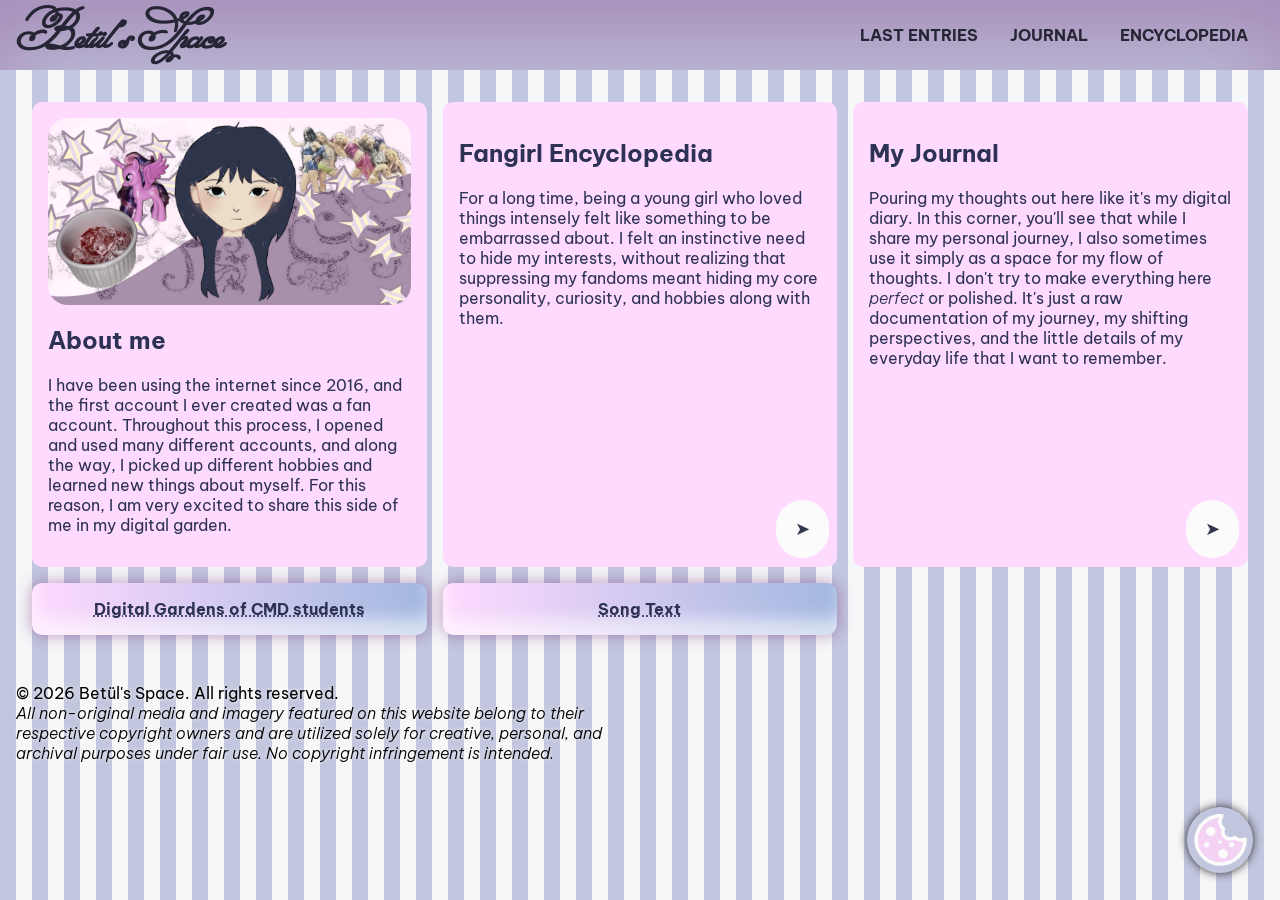
<file: index.html>
<!doctype html>
<html lang="en">
  <head>
    <meta charset="UTF-8" />
    <meta name="viewport" content="width=device-width, initial-scale=1.0" />
    <meta name="author" content="[jouw naam]" />
    <meta name="color-scheme" content="dark light" />

    <title>Betül's Space</title>
    <script defer src="gardenia.js"></script>
    <link rel="stylesheet" href="./assets/style/normal.css" />
    <script
      data-page="https://betulspace.nl"
      src="https://digitaaltuintje.nl/webring.js"
      defer
    ></script>
  </head>

  <body>
    <a href="#main">skip to main content</a>
    <header>
      <a href="index.html "><h1>Betül's Space</h1> </a>
      <nav>
        <a href="last-entries.html">Last Entries</a>
        <a href="journal.html">Journal</a>
        <a href="encyclopedia.html">Encyclopedia</a>
      </nav>
    </header>

    <main id="main">
      <button>
        <picture>
          <source
            srcset="./assets/style/photos/cookieDark.svg"
            media="(prefers-color-scheme: dark)"
          />
          <img src="./assets/style/photos/cookieLight.svg" alt="cookie light" />
        </picture>
      </button>
      <dialog>
        <form method="dialog">
          <h2>Privacy Note</h2>
          <button class="close" aria-label="sluit hulp">✖</button>
          <p>
            This website is hosted statically via Github Pages. We do not use
            tracking or advertising cookies. Basic server logs (such as IP
            addresses) may be processed by GitHub solely for security, network
            diagnostics, and abuse prevention purposes in accordance with
            <a
              href="https://docs.github.com/en/site-policy/privacy-policies/github-cookies"
              >GitHub's Privacy Statement</a
            >.
          </p>
          <p>
            This website is part of a <strong>webring</strong> and contains
            links to external student gardens, including digitaaltuintje.nl.
            Once you click on these links and leave this site, you are subject
            to the privacy practices and cookie policies of the destination
            website. I do not collect or store your personal data through these
            external links, nor do I take responsibility for the content or data
            management of third-party platforms.
          </p>
          <div class="actions">
            <button class="leave">Leave this website</button>
            <button class="gotit">Got it!</button>
          </div>
          <!--This text was generated with the help of AI-->
        </form>
      </dialog>

      <article>
        <img src="./assets/style/photos/banner2.png" alt="banner" />
        <h2>About me</h2>
        <p>
          I have been using the internet since 2016, and the first account I
          ever created was a fan account. Throughout this process, I opened and
          used many different accounts, and along the way, I picked up different
          hobbies and learned new things about myself. For this reason, I am
          very excited to share this side of me in my digital garden.
        </p>
      </article>

      <article>
        <h2>Fangirl Encyclopedia</h2>
        <p>
          For a long time, being a young girl who loved things intensely felt
          like something to be embarrassed about. I felt an instinctive need to
          hide my interests, without realizing that suppressing my fandoms meant
          hiding my core personality, curiosity, and hobbies along with them.
        </p>
        <a class="Encyclopedia" href="./encyclopedia.html">➤</a>
      </article>

      <article>
        <h2>My Journal</h2>
        <p>
          Pouring my thoughts out here like it's my digital diary. In this
          corner, you'll see that while I share my personal journey, I also
          sometimes use it simply as a space for my flow of thoughts. I don't
          try to make everything here <em>perfect</em> or polished. It's just a
          raw documentation of my journey, my shifting perspectives, and the
          little details of my everyday life that I want to remember.
        </p>
        <a class="MyJournal" href="./journal.html">➤</a>
      </article>

      <div class="linkbox">
        <a
          href="https://digitaaltuintje.nl/"
          target="_blank"
          rel="noopener noreferrer"
          >Digital Gardens of CMD students</a
        >
      </div>
      <div class="linkbox">
        <a href="./experiment/let_it_happen_experiment/letithappen.html"
          >Song Text</a
        >
      </div>
    </main>

    <footer>
      <p>
        © 2026 Betül's Space. All rights reserved. <br />
        <em
          >All non-original media and imagery featured on this website belong to
          their respective copyright owners and are utilized solely for
          creative, personal, and archival purposes under fair use. No copyright
          infringement is intended.
        </em>
      </p>
    </footer>
  </body>
</html>
</file>
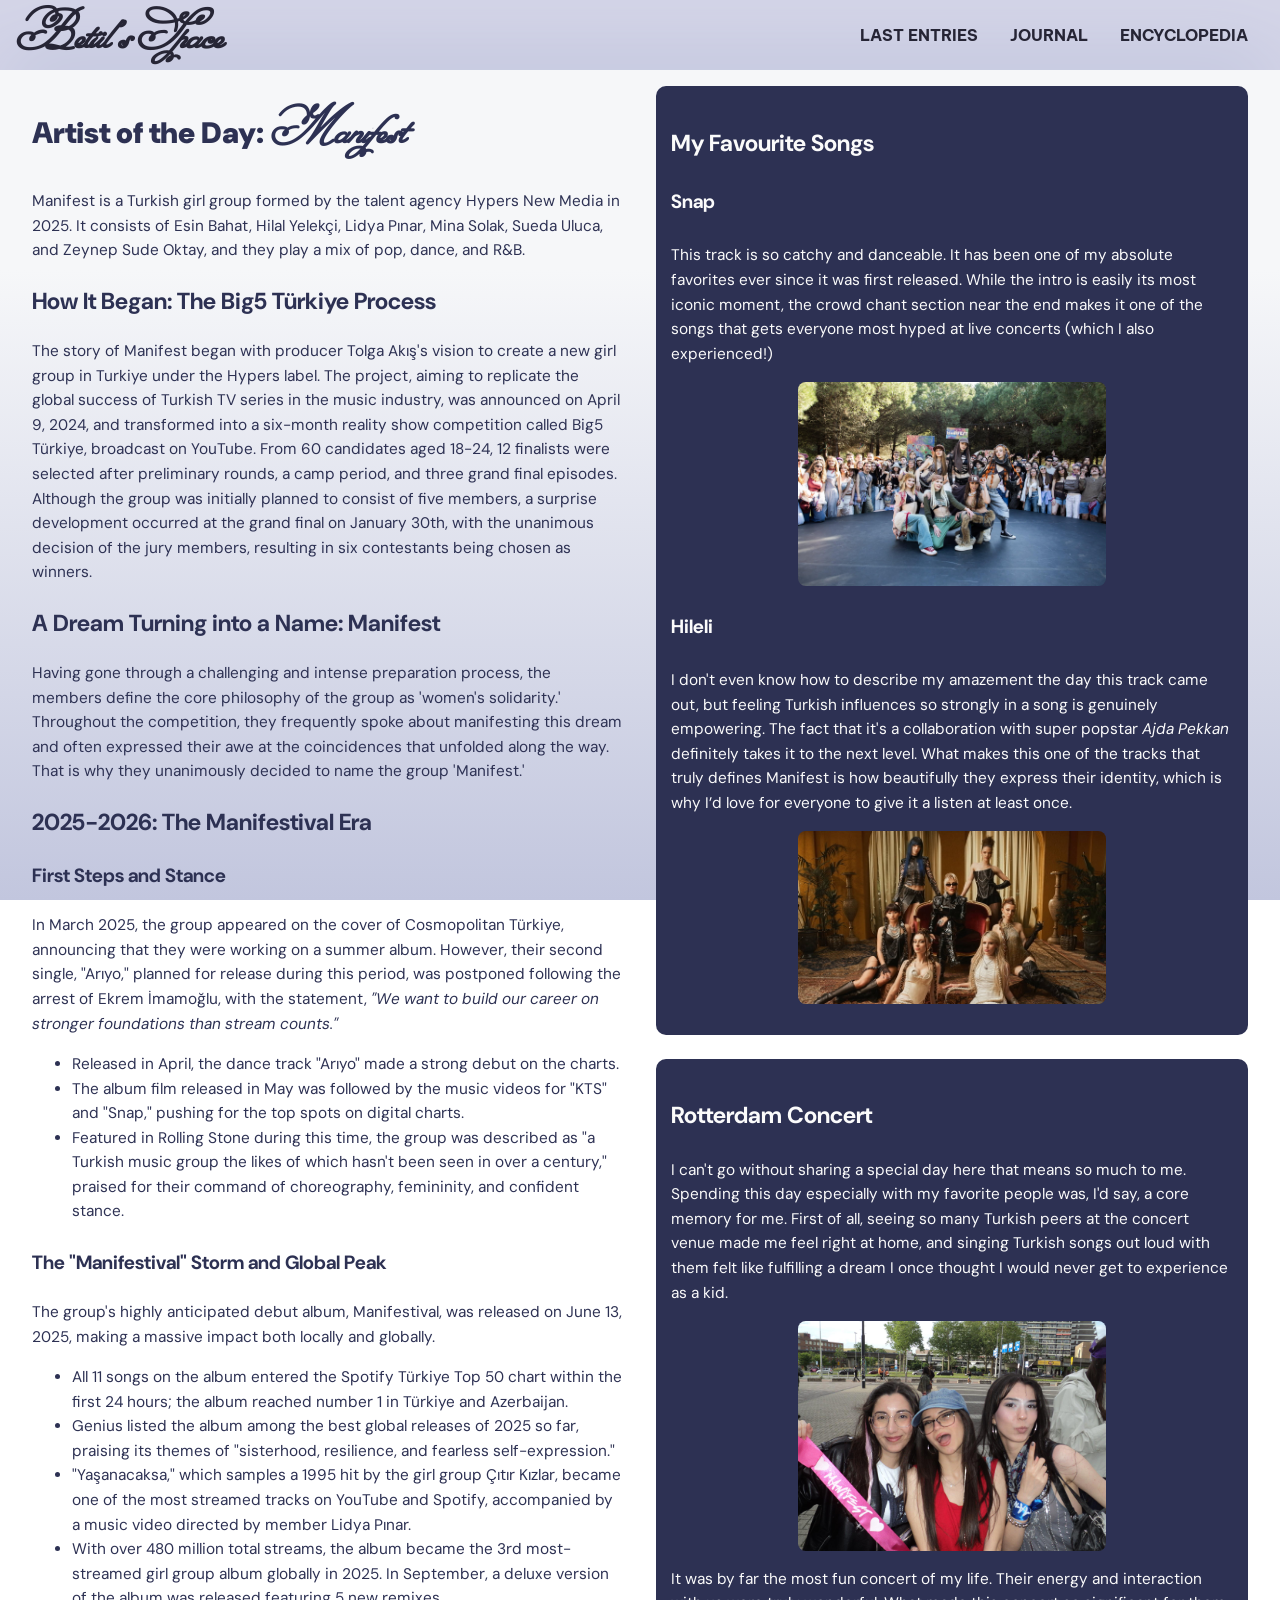
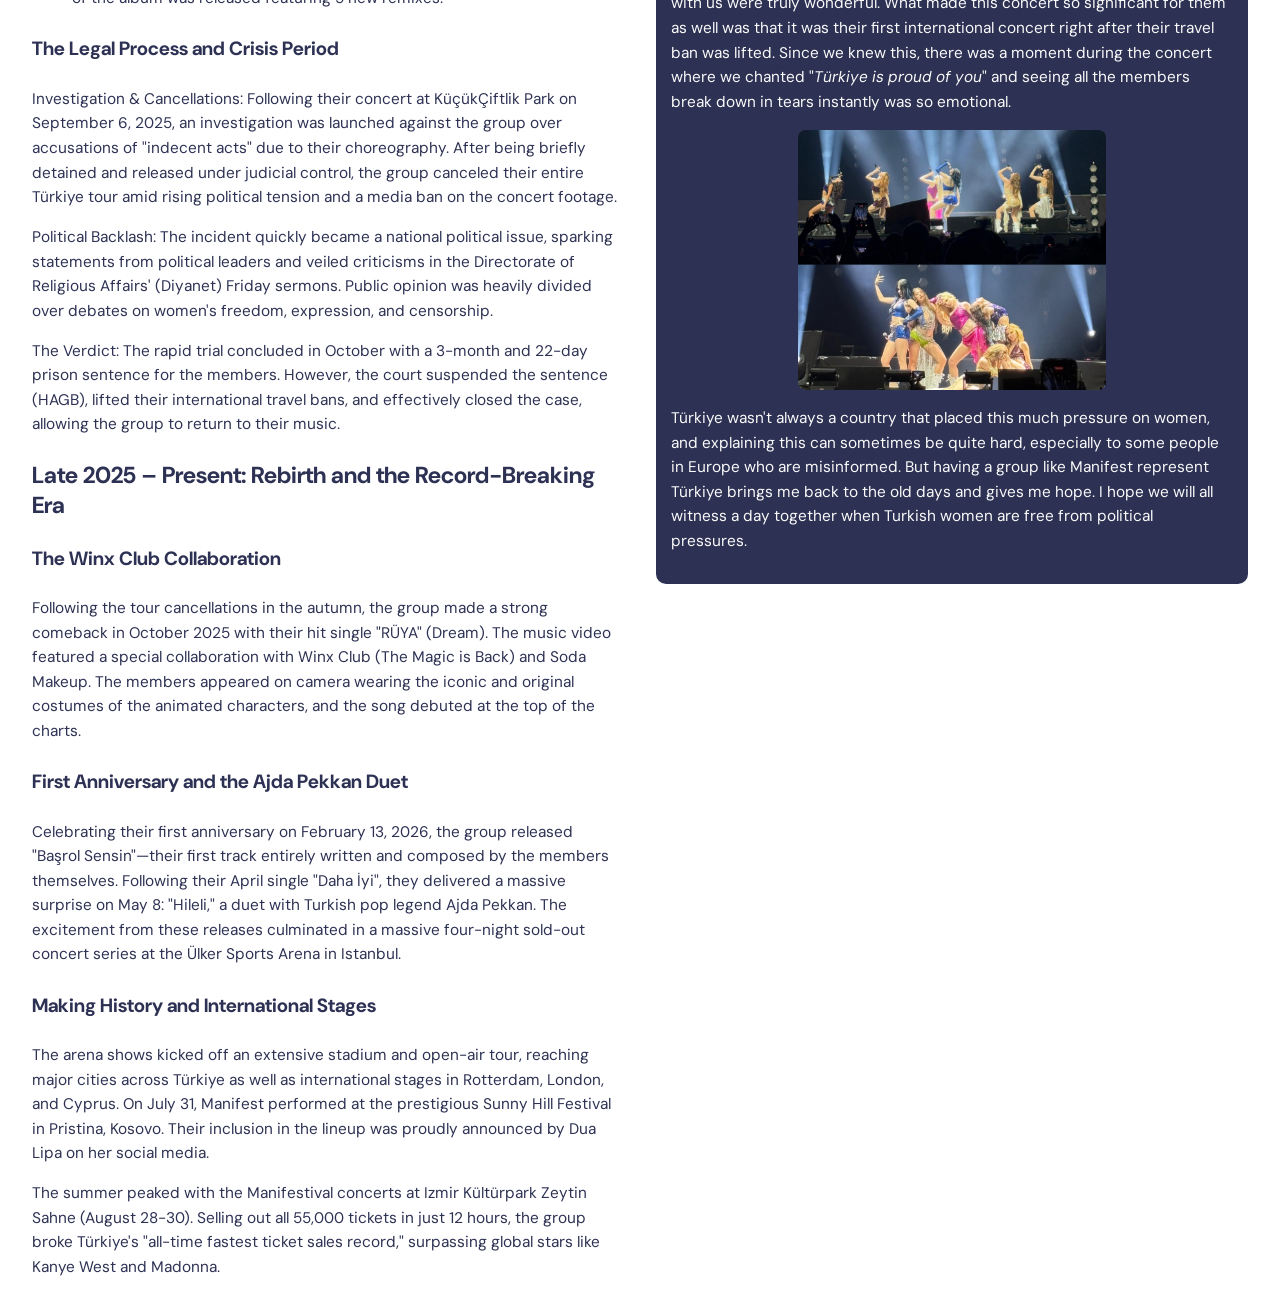
<file: artistoftheday.html>
<!doctype html>
<html lang="en">
  <head>
    <meta charset="UTF-8" />
    <meta name="viewport" content="width=device-width, initial-scale=1.0" />
    <meta name="author" content="[jouw naam]" />
    <meta name="color-scheme" content="dark light" />

    <title>Betül's Space</title>
    <script defer src="gardenia.js"></script>
    <link rel="stylesheet" href="./assets/style/ArtistofTheDay.css" />
    <script
      data-page="https://betulspace.nl"
      src="https://digitaaltuintje.nl/webring.js"
      defer
    ></script>
  </head>

  <body>
    <header>
      <a href="index.html "><h1>Betül's Space</h1> </a>
      <nav>
        <a href="last-entries.html">Last Entries</a>
        <a href="journal.html">Journal</a>
        <a href="encyclopedia.html">Encyclopedia</a>
      </nav>
    </header>

    <main>
      <div class="manifest-info">
        <h2>
          Artist of the Day:
          <snap class="manifest-title">Manifest</snap>
        </h2>
        <p>
          Manifest is a Turkish girl group formed by the talent agency Hypers
          New Media in 2025. It consists of Esin Bahat, Hilal Yelekçi, Lidya
          Pınar, Mina Solak, Sueda Uluca, and Zeynep Sude Oktay, and they play a
          mix of pop, dance, and R&B.
        </p>
        <h3>How It Began: The Big5 Türkiye Process</h3>
        <p>
          The story of Manifest began with producer Tolga Akış's vision to
          create a new girl group in Turkiye under the Hypers label. The
          project, aiming to replicate the global success of Turkish TV series
          in the music industry, was announced on April 9, 2024, and transformed
          into a six-month reality show competition called Big5 Türkiye,
          broadcast on YouTube. From 60 candidates aged 18-24, 12 finalists were
          selected after preliminary rounds, a camp period, and three grand
          final episodes. Although the group was initially planned to consist of
          five members, a surprise development occurred at the grand final on
          January 30th, with the unanimous decision of the jury members,
          resulting in six contestants being chosen as winners.
        </p>
        <h3>A Dream Turning into a Name: Manifest</h3>
        <p>
          Having gone through a challenging and intense preparation process, the
          members define the core philosophy of the group as 'women's
          solidarity.' Throughout the competition, they frequently spoke about
          manifesting this dream and often expressed their awe at the
          coincidences that unfolded along the way. That is why they unanimously
          decided to name the group 'Manifest.'
        </p>
        <h3>2025-2026: The Manifestival Era</h3>
        <h4>First Steps and Stance</h4>
        <p>
          In March 2025, the group appeared on the cover of Cosmopolitan
          Türkiye, announcing that they were working on a summer album. However,
          their second single, "Arıyo," planned for release during this period,
          was postponed following the arrest of Ekrem İmamoğlu, with the
          statement,
          <em
            >"We want to build our career on stronger foundations than stream
            counts."</em
          >
        </p>
        <ul>
          <li>
            Released in April, the dance track "Arıyo" made a strong debut on
            the charts.
          </li>
          <li>
            The album film released in May was followed by the music videos for
            "KTS" and "Snap," pushing for the top spots on digital charts.
          </li>
          <li>
            Featured in <strong>Rolling Stone</strong> during this time, the
            group was described as "a Turkish music group the likes of which
            hasn't been seen in over a century," praised for their command of
            choreography, femininity, and confident stance.
          </li>
        </ul>
        <h4>The "Manifestival" Storm and Global Peak</h4>
        <p>
          The group's highly anticipated debut album, Manifestival, was released
          on June 13, 2025, making a massive impact both locally and globally.
        </p>
        <ul>
          <li>
            All 11 songs on the album entered the Spotify Türkiye Top 50 chart
            within the first 24 hours; the album reached number 1 in Türkiye and
            Azerbaijan.
          </li>
          <li>
            <strong>Genius</strong> listed the album among the best global
            releases of 2025 so far, praising its themes of "sisterhood,
            resilience, and fearless self-expression."
          </li>
          <li>
            "Yaşanacaksa," which samples a 1995 hit by the girl group Çıtır
            Kızlar, became one of the most streamed tracks on YouTube and
            Spotify, accompanied by a music video directed by member Lidya
            Pınar.
          </li>
          <li>
            With over 480 million total streams, the album became the 3rd
            most-streamed girl group album globally in 2025. In September, a
            deluxe version of the album was released featuring 5 new remixes.
          </li>
        </ul>
        <h4>The Legal Process and Crisis Period</h4>
        <p>
          <strong>Investigation & Cancellations:</strong> Following their
          concert at KüçükÇiftlik Park on September 6, 2025, an investigation
          was launched against the group over accusations of "indecent acts" due
          to their choreography. After being briefly detained and released under
          judicial control, the group canceled their entire Türkiye tour amid
          rising political tension and a media ban on the concert footage.
        </p>
        <p>
          <strong>Political Backlash:</strong> The incident quickly became a
          national political issue, sparking statements from political leaders
          and veiled criticisms in the Directorate of Religious Affairs'
          (Diyanet) Friday sermons. Public opinion was heavily divided over
          debates on women's freedom, expression, and censorship.
        </p>
        <p>
          <strong>The Verdict:</strong> The rapid trial concluded in October
          with a 3-month and 22-day prison sentence for the members. However,
          the court suspended the sentence (HAGB), lifted their international
          travel bans, and effectively closed the case, allowing the group to
          return to their music.
        </p>
        <h3>Late 2025 – Present: Rebirth and the Record-Breaking Era</h3>
        <h4>The Winx Club Collaboration</h4>
        <p>
          Following the tour cancellations in the autumn, the group made a
          strong comeback in October 2025 with their hit single "RÜYA" (Dream).
          The music video featured a special collaboration with Winx Club (The
          Magic is Back) and Soda Makeup. The members appeared on camera wearing
          the iconic and original costumes of the animated characters, and the
          song debuted at the top of the charts.
        </p>
        <h4>First Anniversary and the Ajda Pekkan Duet</h4>
        <p>
          Celebrating their first anniversary on February 13, 2026, the group
          released "Başrol Sensin"—their first track entirely written and
          composed by the members themselves. Following their April single "Daha
          İyi", they delivered a massive surprise on May 8: "Hileli," a duet
          with Turkish pop legend Ajda Pekkan. The excitement from these
          releases culminated in a massive four-night sold-out concert series at
          the Ülker Sports Arena in Istanbul.
        </p>
        <h4>Making History and International Stages</h4>
        <p>
          The arena shows kicked off an extensive stadium and open-air tour,
          reaching major cities across Türkiye as well as international stages
          in Rotterdam, London, and Cyprus. On July 31, Manifest performed at
          the prestigious Sunny Hill Festival in Pristina, Kosovo. Their
          inclusion in the lineup was proudly announced by Dua Lipa on her
          social media.
        </p>
        <p>
          The summer peaked with the Manifestival concerts at Izmir Kültürpark
          Zeytin Sahne (August 28-30). Selling out all 55,000 tickets in just 12
          hours, the group broke Türkiye's "all-time fastest ticket sales
          record," surpassing global stars like Kanye West and Madonna.
        </p>
      </div>
      <div class="myfavs">
        <article>
          <h3>My Favourite Songs</h3>
          <h4>Snap</h4>
          <p>
            This track is so catchy and danceable. It has been one of my
            absolute favorites ever since it was first released. While the intro
            is easily its most iconic moment, the crowd chant section near the
            end makes it one of the songs that gets everyone most hyped at live
            concerts (which I also experienced!)
          </p>
          <img
            src="./assets/style/photos/snap-manifest.png"
            alt="Manifest's Snap music video cover"
          />
          <h4>Hileli</h4>
          <p>
            I don't even know how to describe my amazement the day this track
            came out, but feeling Turkish influences so strongly in a song is
            genuinely empowering. The fact that it's a collaboration with super
            popstar <strong><em>Ajda Pekkan</em></strong> definitely takes it to
            the next level. What makes this one of the tracks that truly defines
            Manifest is how beautifully they express their identity, which is
            why I’d love for everyone to give it a listen at least once.
          </p>
          <img
            src="./assets/style/photos/manifest-hileli.jpg"
            alt="Manifest's Hileli music video cover"
          />
        </article>
        <article>
          <h3>Rotterdam Concert</h3>
          <p>
            I can't go without sharing a special day here that means so much to
            me. Spending this day especially with my favorite people was, I'd
            say, a core memory for me. First of all, seeing so many Turkish
            peers at the concert venue made me feel right at home, and singing
            Turkish songs out loud with them felt like fulfilling a dream I once
            thought I would never get to experience as a kid.
          </p>
          <img
            src="./assets/style/photos/manifest-rotterdam-2.jpeg"
            alt="Photo with my best friends"
          />
          <p>
            It was by far the most fun concert of my life. Their energy and
            interaction with us were truly wonderful. What made this concert so
            significant for them as well was that it was their first
            international concert right after their travel ban was lifted. Since
            we knew this, there was a moment during the concert where we chanted
            "<em>Türkiye is proud of you</em>" and seeing all the members break
            down in tears instantly was so emotional.
          </p>
          <img
            src="./assets/style/photos/manifest-rotterdam-1.png"
            alt="Manifest in Rotterdam"
          />
          <p>
            Türkiye wasn't always a country that placed this much pressure on
            women, and explaining this can sometimes be quite hard, especially
            to some people in Europe who are misinformed. But having a group
            like Manifest represent Türkiye brings me back to the old days and
            gives me hope. I hope we will all witness a day together when
            Turkish women are free from political pressures.
          </p>
        </article>
      </div>
    </main>
  </body>
</html>
</file>
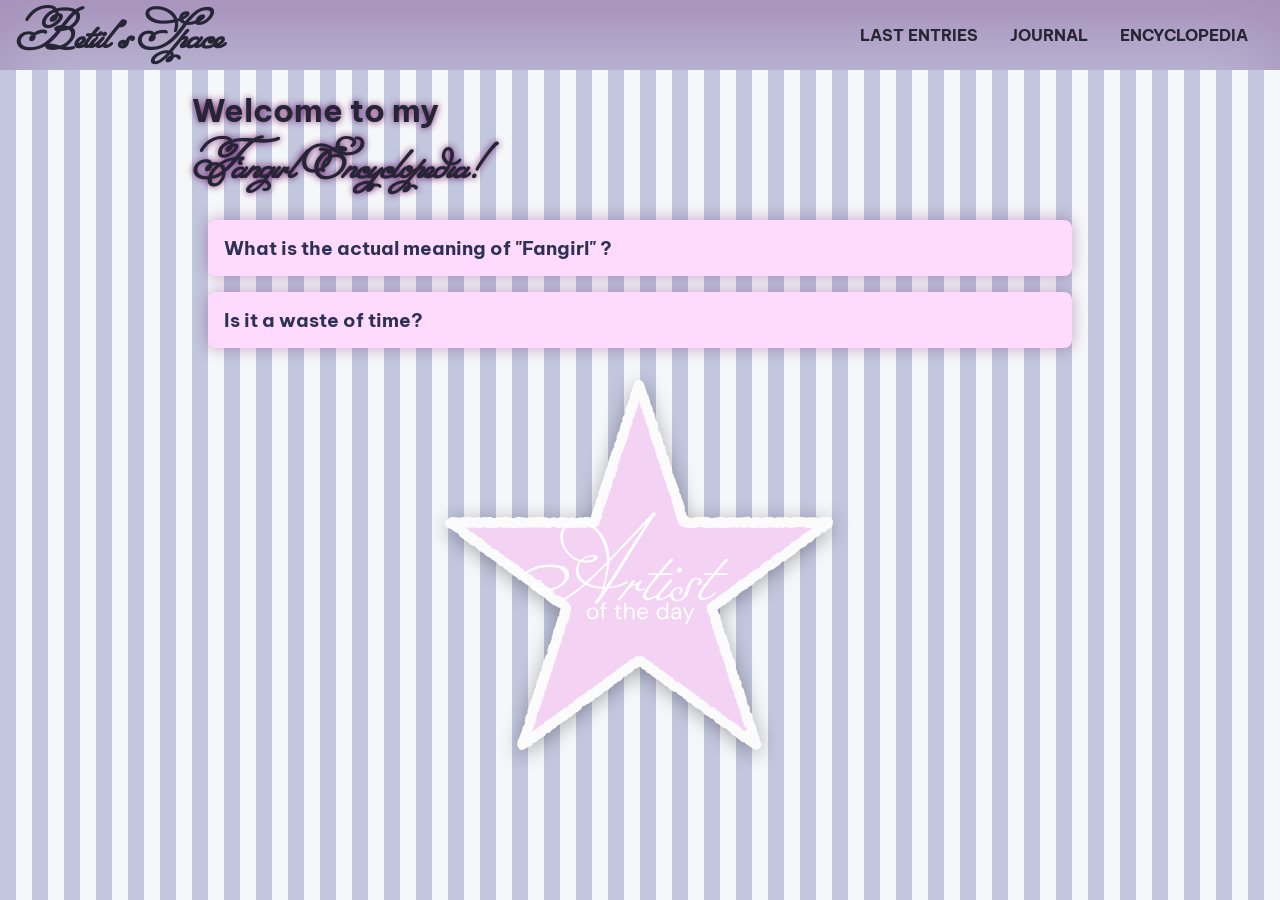
<file: Encyclopedia.html>
<!doctype html>
<html lang="en">
  <head>
    <meta charset="UTF-8" />
    <meta name="viewport" content="width=device-width, initial-scale=1.0" />
    <meta name="author" content="[jouw naam]" />
    <meta name="color-scheme" content="dark light" />

    <title>[Digital Garden of Betül]</title>
    <script defer src="gardenia.js"></script>
    <link rel="stylesheet" href="./assets/style/Encyclopedia.css" />
    <script
      data-page="https://betulspace.nl"
      src="https://digitaaltuintje.nl/webring.js"
      defer
    ></script>
  </head>

  <body>
    <header>
      <a href="index.html "><h1>Betül's Space</h1> </a>
      <nav>
        <a href="last-entries.html">Last Entries</a>
        <a href="journal.html">Journal</a>
        <a href="encyclopedia.html">Encyclopedia</a>
      </nav>
    </header>

    <main>
      <h2>
        <span class="welcome1">Welcome to my</span>
        <span class="welcome2">Fangirl Encyclopedia!</span>
      </h2>
      <details>
        <summary><h3>What is the actual meaning of "Fangirl" ?</h3></summary>
        <p>
          I think fangirling can mean different things to everyone. When we look
          at the word literally, even though we might think of it as loving and
          admiring someone no matter what, that is not exactly what it is. It is
          quite normal for some of us to think this way due to the stereotype
          shaped in society. Therefore, I will try to explain exactly what
          fangirling is.
        </p>
        <p>
          For me, fangirling is like a complex of emotions that gives the same
          feeling as belonging somewhere. We can call it a cycle where you can
          associate yourself with the art produced by the artist you love, the
          happiness you experience when you see that there are people who feel
          and think like you, and supporting them as a result of this. This does
          not mean that we will always share the same feelings with them and
          that this will continue forever. In different periods of our lives, we
          all can have areas where we want to express ourselves more or want to
          see.
        </p>
        <p>
          This was once the American pop songs I listened to with my desire to
          learn English, and from here it started with my admiration for Taylor
          Swift, one of the most active artists between the times of 2014-2018.
          So, at least it was an admiration I put a name to at that time. This
          doesn't only have to be an artist, of course it can also be a series
          or a movie. After a while, starting to listen to kpop gave birth to my
          interest and curiosity in dance. In this way, I actually both acquired
          different hobbies and met other communities where I could express
          myself.
        </p>
        <p>
          Because of this process I have lived through, doing fangirling is like
          a way I associated with myself depending on how I liked to express
          myself then, and what I was experiencing in that period. This can
          sometimes be the bond I have formed with artists or the different
          perspectives I have seen in their art. For me, fangirling corresponds
          to a definition like this.
        </p>
      </details>
      <details>
        <summary><h3>Is it a waste of time?</h3></summary>
        <p>nothing for now</p>
      </details>

      <a href="">
        <picture>
          <source
            srcset="./assets/style/photos/starDark.svg"
            media="(prefers-color-scheme: dark)"
          />
          <img
            src="./assets/style/photos/starLight2.svg"
            alt="Artist of the Day"
          />
        </picture>
      </a>
    </main>
  </body>
</html>
</file>
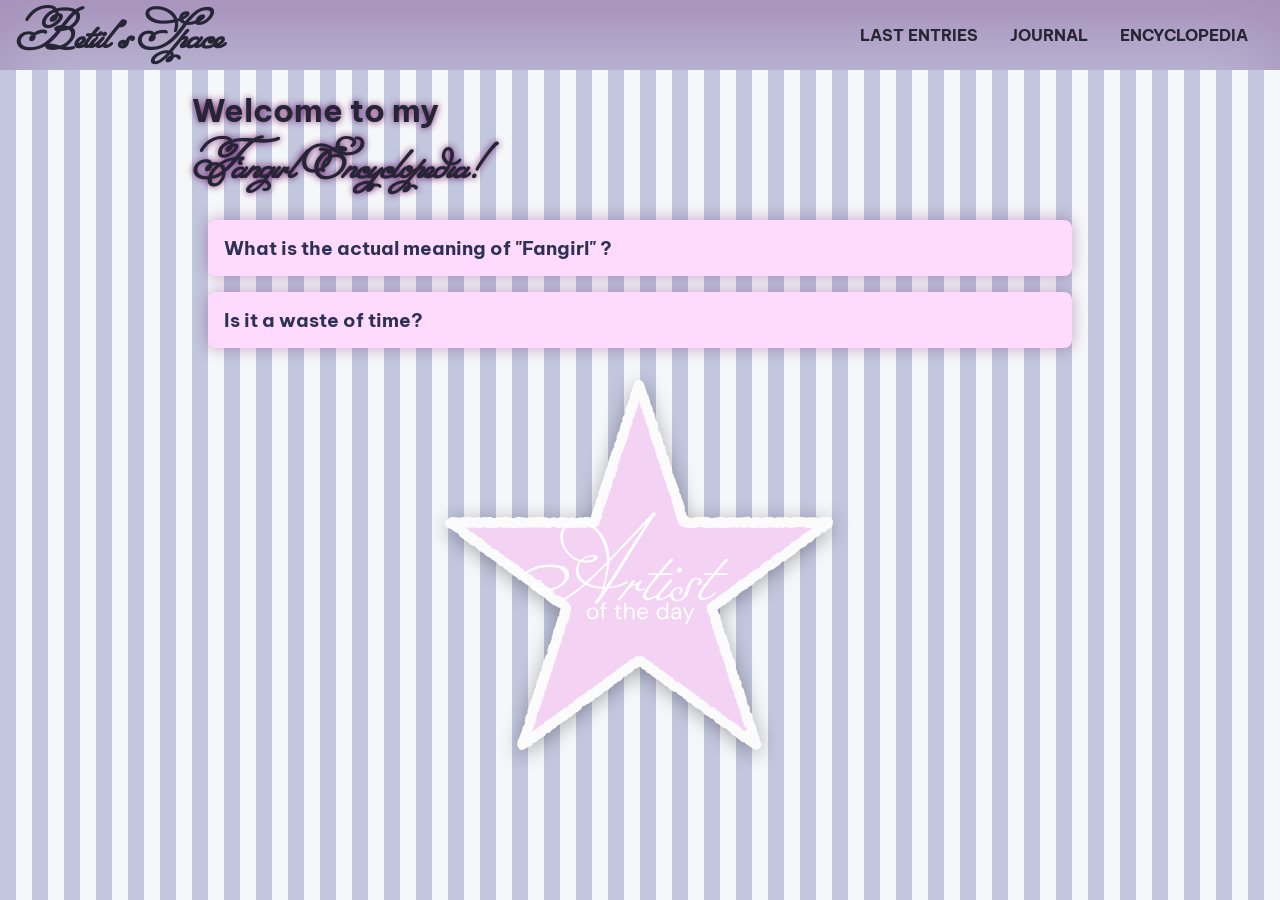
<file: encyclopedia.html>
<!doctype html>
<html lang="en">
  <head>
    <meta charset="UTF-8" />
    <meta name="viewport" content="width=device-width, initial-scale=1.0" />
    <meta name="author" content="[jouw naam]" />
    <meta name="color-scheme" content="dark light" />

    <title>Betül's Space</title>
    <script defer src="gardenia.js"></script>
    <link rel="stylesheet" href="./assets/style/Encyclopedia.css" />
    <script
      data-page="https://betulspace.nl"
      src="https://digitaaltuintje.nl/webring.js"
      defer
    ></script>
  </head>

  <body>
    <header>
      <a href="index.html "><h1>Betül's Space</h1> </a>
      <nav>
        <a href="last-entries.html">Last Entries</a>
        <a href="journal.html">Journal</a>
        <a href="encyclopedia.html">Encyclopedia</a>
      </nav>
    </header>

    <main>
      <h2>
        <span class="welcome1">Welcome to my</span>
        <span class="welcome2">Fangirl Encyclopedia!</span>
      </h2>
      <details>
        <summary><h3>What is the actual meaning of "Fangirl" ?</h3></summary>
        <div class="paragraphs">
          <p>
            I think fangirling can mean different things to everyone. When we
            look at the word literally, even though we might think of it as
            loving and admiring someone no matter what, that is not exactly what
            it is. It is quite normal for some of us to think this way due to
            the stereotype shaped in society. Therefore, I will try to explain
            exactly what fangirling is.
          </p>
          <p>
            For me, fangirling is like a complex of emotions that gives the same
            feeling as belonging somewhere. We can call it a cycle where you can
            associate yourself with the art produced by the artist you love, the
            happiness you experience when you see that there are people who feel
            and think like you, and supporting them as a result of this. This
            does not mean that we will always share the same feelings with them
            and that this will continue forever. In different periods of our
            lives, we all can have areas where we want to express ourselves more
            or want to see.
          </p>
          <p>
            This was once the American pop songs I listened to with my desire to
            learn English, and from here it started with my admiration for
            Taylor Swift, one of the most active artists between the times of
            2014-2018. So, at least it was an admiration I put a name to at that
            time. This doesn't only have to be an artist, of course it can also
            be a series or a movie. After a while, starting to listen to kpop
            gave birth to my interest and curiosity in dance. In this way, I
            actually both acquired different hobbies and met other communities
            where I could express myself.
          </p>
          <p>
            Because of this process I have lived through, doing fangirling is
            like a way I associated with myself depending on how I liked to
            express myself then, and what I was experiencing in that period.
            This can sometimes be the bond I have formed with artists or the
            different perspectives I have seen in their art. For me, fangirling
            corresponds to a definition like this.
          </p>
        </div>
      </details>
      <details>
        <summary><h3>Is it a waste of time?</h3></summary>
        <p>nothing for now</p>
      </details>

      <a href="./artistoftheday.html">
        <picture>
          <source
            srcset="./assets/style/photos/starDark.svg"
            media="(prefers-color-scheme: dark)"
          />
          <img
            src="./assets/style/photos/starLight2.svg"
            alt="Artist of the Day"
          />
        </picture>
      </a>
    </main>
  </body>
</html>
</file>
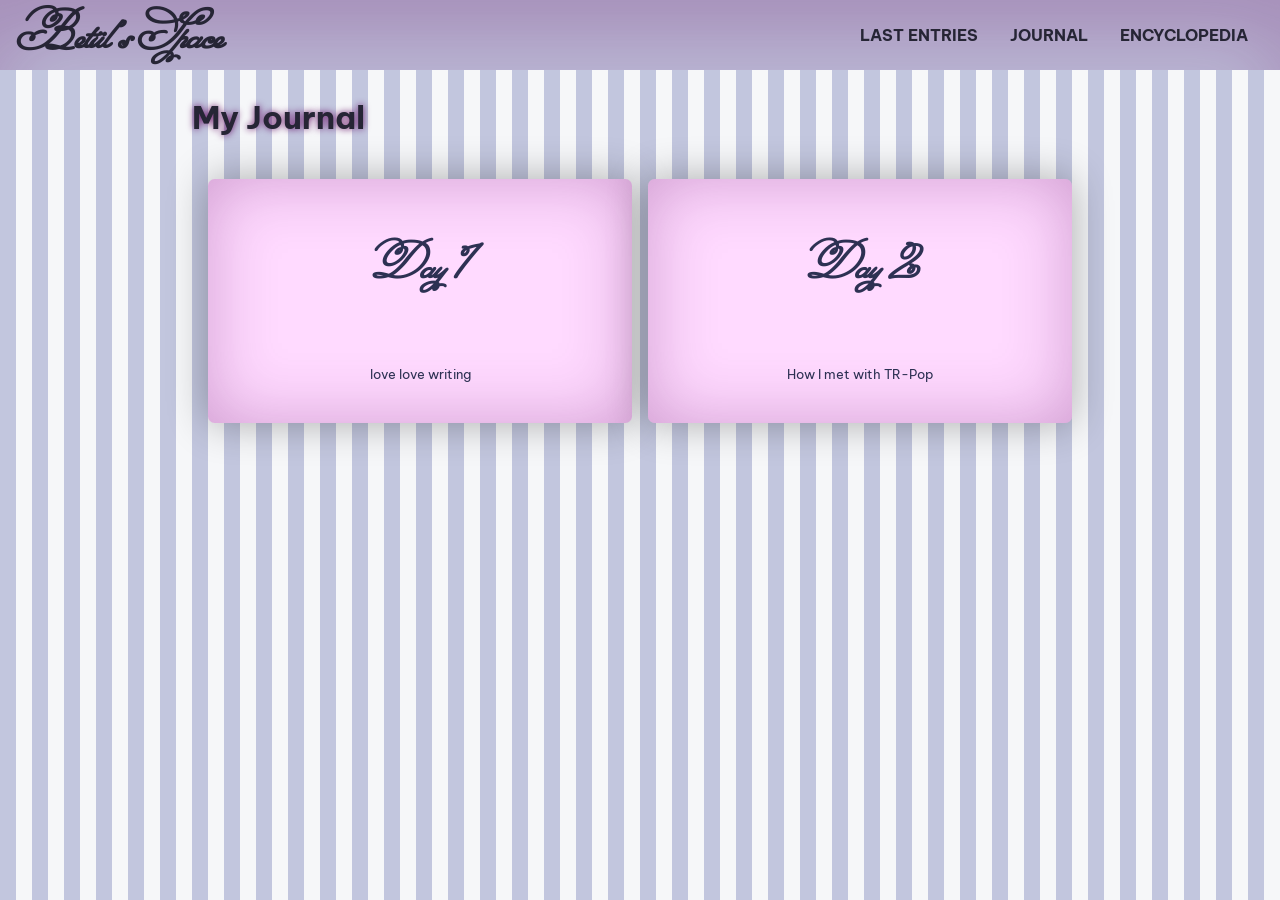
<file: journal.html>
<!doctype html>
<html lang="en">
  <head>
    <meta charset="UTF-8" />
    <meta name="viewport" content="width=device-width, initial-scale=1.0" />
    <meta name="author" content="[jouw naam]" />
    <meta name="color-scheme" content="dark light" />

    <title>Betül's Space</title>
    <script defer src="gardenia.js"></script>
    <link rel="stylesheet" href="./assets/style/Journal.css" />
    <script
      data-page="https://betulspace.nl"
      src="https://digitaaltuintje.nl/webring.js"
      defer
    ></script>
  </head>

  <body>
    <header>
      <a href="index.html "><h1>Betül's Space</h1> </a>
      <nav>
        <a href="last-entries.html">Last Entries</a>
        <a href="journal.html">Journal</a>
        <a href="encyclopedia.html">Encyclopedia</a>
      </nav>
    </header>
  </body>

  <main>
    <h2>My Journal</h2>
    <ol>
      <li>
        <button onclick="diary('dialog-day1')">
          <h3>Day 1</h3>
          <p>love love writing</p>
        </button>
      </li>
      <li>
        <button onclick="diary('dialog-day2')">
          <h3>Day 2</h3>
          <p>How I met with TR-Pop</p>
        </button>
      </li>
    </ol>

    <dialog id="dialog-day1" class="diary-dialog">
      <div class="dialog-content">
        <button class="close" onclick="diaryclose('dialog-day1')">✖</button>
        <h3>Day 1</h3>
        <p>
          I love writing what I think, see and feel. That's why I thought it can
          be a good idea to make a space in this website about it. Although it
          might seem not interesting as much as I first thought about it,
          beginning something new won't hurt anyone (I guess :p).
        </p>
      </div>
    </dialog>

    <dialog id="dialog-day2" class="diary-dialog">
      <div class="dialog-content">
        <button class="close" onclick="diaryclose('dialog-day2')">✖</button>
        <h3>Day 2</h3>
        <p>
          For the last 5-6 years I have been listening to kpop. Through fandoms
          and platforms I have met a lot of people and joined communities. This
          became a huge thing in the whole world as much as it is in Türkiye.
        </p>
        <p>
          In 2024, a survival/reality show called "Big 5" started. It is aimed
          at forming a new music group (and is still ongoing). When I first saw
          this show, I immediately knew it was going to be the start of a new
          era in Turkish pop music. Of course, there are many Turkish music
          groups, and one of the most beloved among them is "Hepsi". This was a
          four member girl group that was incredibly famous in the 2000s for
          their dances, songs, and performances. It was clear from the
          promotional videos that this show wanted to create a group in a
          similar vein. However, with the influence of K-pop, we can say that
          the point it has evolved into is a bit different. In short, this is
          how it all started for me.
        </p>
        <img
          src="./assets/style/photos/hepsi-group.jpg"
          alt="Hepsi group photo"
        />
        <p>
          With the group 'Manifest' that debuted after the show, this has turned
          into a massive trend over the last two years. Manifest's popularity
          brought along other shows and groups. Currently, there are many
          new-generation singers in the industry who have also made solo debuts.
          This means a great deal to me. When I was younger, I used to think
          that this kind of industry could never exist or survive in Türkiye. It
          felt as if there was no place for us young people. But right now, many
          Turkish youths like me are experiencing this excitement, and music
          that truly appeals to us is being produced. Along with it, a lot of
          different stage shows, dances, and trends are emerging. Since I have
          always loved dancing and singing, being able to do this in my own
          native language makes me happier than I ever imagined and gives me so
          much inspiration.
        </p>
        <img
          src="./assets/style/photos/manifest-group.jpg"
          alt="Manifest group photo"
        />
      </div>
    </dialog>
  </main>
</html>
</file>
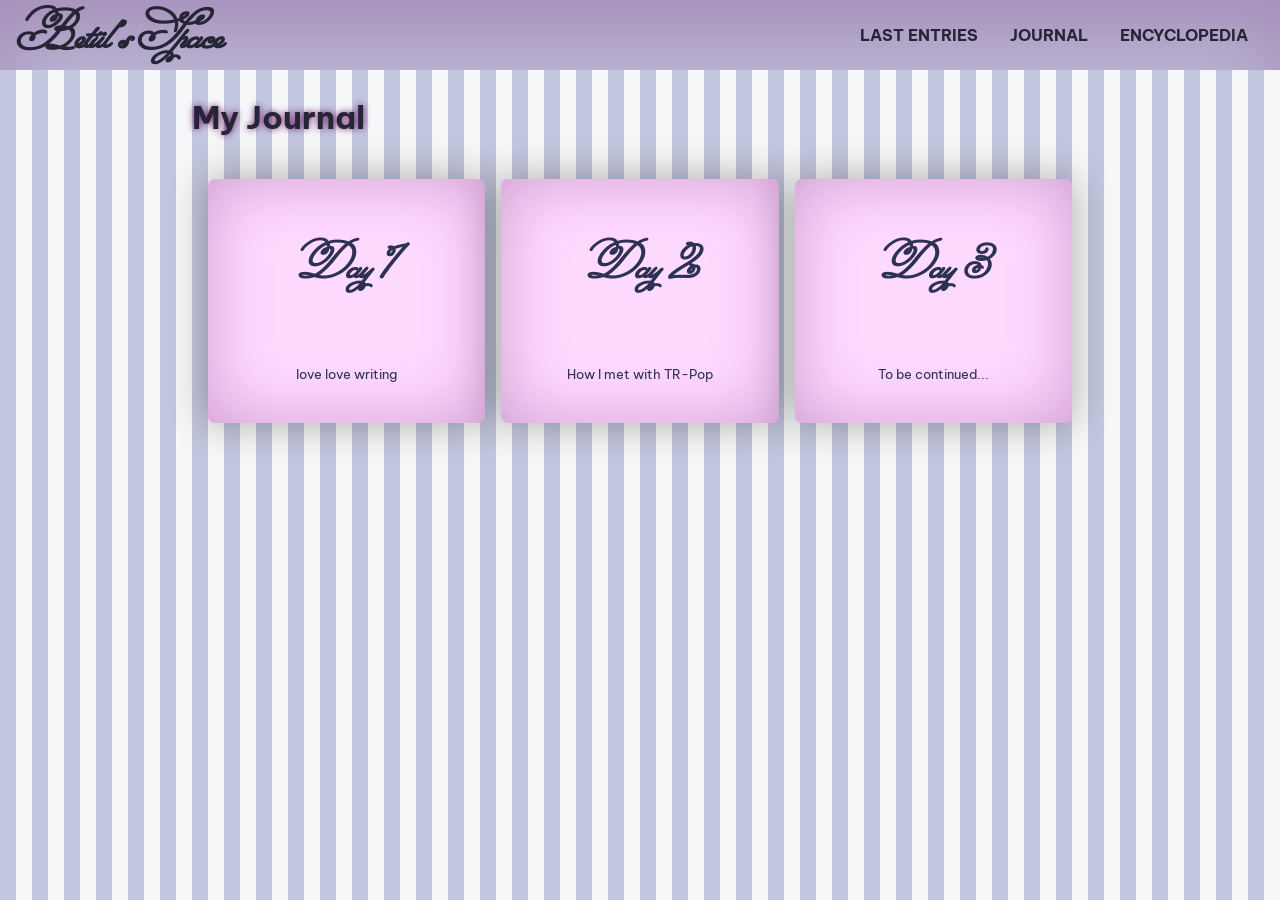
<file: Journal.html>
<!doctype html>
<html lang="en">
  <head>
    <meta charset="UTF-8" />
    <meta name="viewport" content="width=device-width, initial-scale=1.0" />
    <meta name="author" content="[jouw naam]" />
    <meta name="color-scheme" content="dark light" />

    <title>Digital Garden of Betül</title>
    <script defer src="gardenia.js"></script>
    <link rel="stylesheet" href="./assets/style/Journal.css" />
    <script
      data-page="https://betulspace.nl"
      src="https://digitaaltuintje.nl/webring.js"
      defer
    ></script>
  </head>

  <body>
    <header>
      <a href="index.html "><h1>Betül's Space</h1> </a>
      <nav>
        <a href="last-entries.html">Last Entries</a>
        <a href="journal.html">Journal</a>
        <a href="encyclopedia.html">Encyclopedia</a>
      </nav>
    </header>
  </body>

  <main>
    <h2>My Journal</h2>
    <ol>
      <li>
        <button onclick="diary('dialog-day1')">
          <h3>Day 1</h3>
          <p>love love writing</p>
        </button>
      </li>
      <li>
        <button onclick="diary('dialog-day2')">
          <h3>Day 2</h3>
          <p>How I met with TR-Pop</p>
        </button>
      </li>
      <li>
        <button onclick="diary('dialog-day3')">
          <h3>Day 3</h3>
          <p>To be continued...</p>
        </button>
      </li>
    </ol>

    <dialog id="dialog-day1" class="diary-dialog">
      <div class="dialog-content">
        <button class="close" onclick="diaryclose('dialog-day1')">✖</button>
        <h3>Day 1</h3>
        <p>
          I love writing what I think, see and feel. That's why I thought it can
          be a good idea to make a space in this website about it. Although it
          might seem not interesting as much as I first thought about it,
          beginning something new won't hurt anyone (I guess :p).
        </p>
      </div>
    </dialog>

    <dialog id="dialog-day2" class="diary-dialog">
      <div class="dialog-content">
        <button class="close" onclick="diaryclose('dialog-day2')">✖</button>
        <h3>Day 2</h3>
        <p>
          For the last 5-6 years I have been listening to kpop. Through fandoms
          and platforms I have met a lot of people and joined communities. This
          became a huge thing in the whole world as much as it is in Türkiye.
        </p>
        <p>
          In 2024, a survival/reality show called "Big 5" started. It is aimed
          at forming a new music group (and is still ongoing). When I first saw
          this show, I immediately knew it was going to be the start of a new
          era in Turkish pop music. Of course, there are many Turkish music
          groups, and one of the most beloved among them is "Hepsi". This was a
          four member girl group that was incredibly famous in the 2000s for
          their dances, songs, and performances. It was clear from the
          promotional videos that this show wanted to create a group in a
          similar vein. However, with the influence of K-pop, we can say that
          the point it has evolved into is a bit different. In short, this is
          how it all started for me.
        </p>
        <img
          src="./assets/style/photos/hepsi-group.jpg"
          alt="Hepsi group photo"
        />
        <p>
          With the group 'Manifest' that debuted after the show, this has turned
          into a massive trend over the last two years. Manifest's popularity
          brought along other shows and groups. Currently, there are many
          new-generation singers in the industry who have also made solo debuts.
          This means a great deal to me. When I was younger, I used to think
          that this kind of industry could never exist or survive in Türkiye. It
          felt as if there was no place for us young people. But right now, many
          Turkish youths like me are experiencing this excitement, and music
          that truly appeals to us is being produced. Along with it, a lot of
          different stage shows, dances, and trends are emerging. Since I have
          always loved dancing and singing, being able to do this in my own
          native language makes me happier than I ever imagined and gives me so
          much inspiration.
        </p>
        <img
          src="./assets/style/photos/manifest-group.jpg"
          alt="Manifest group photo"
        />
      </div>
    </dialog>
  </main>
</html>
</file>
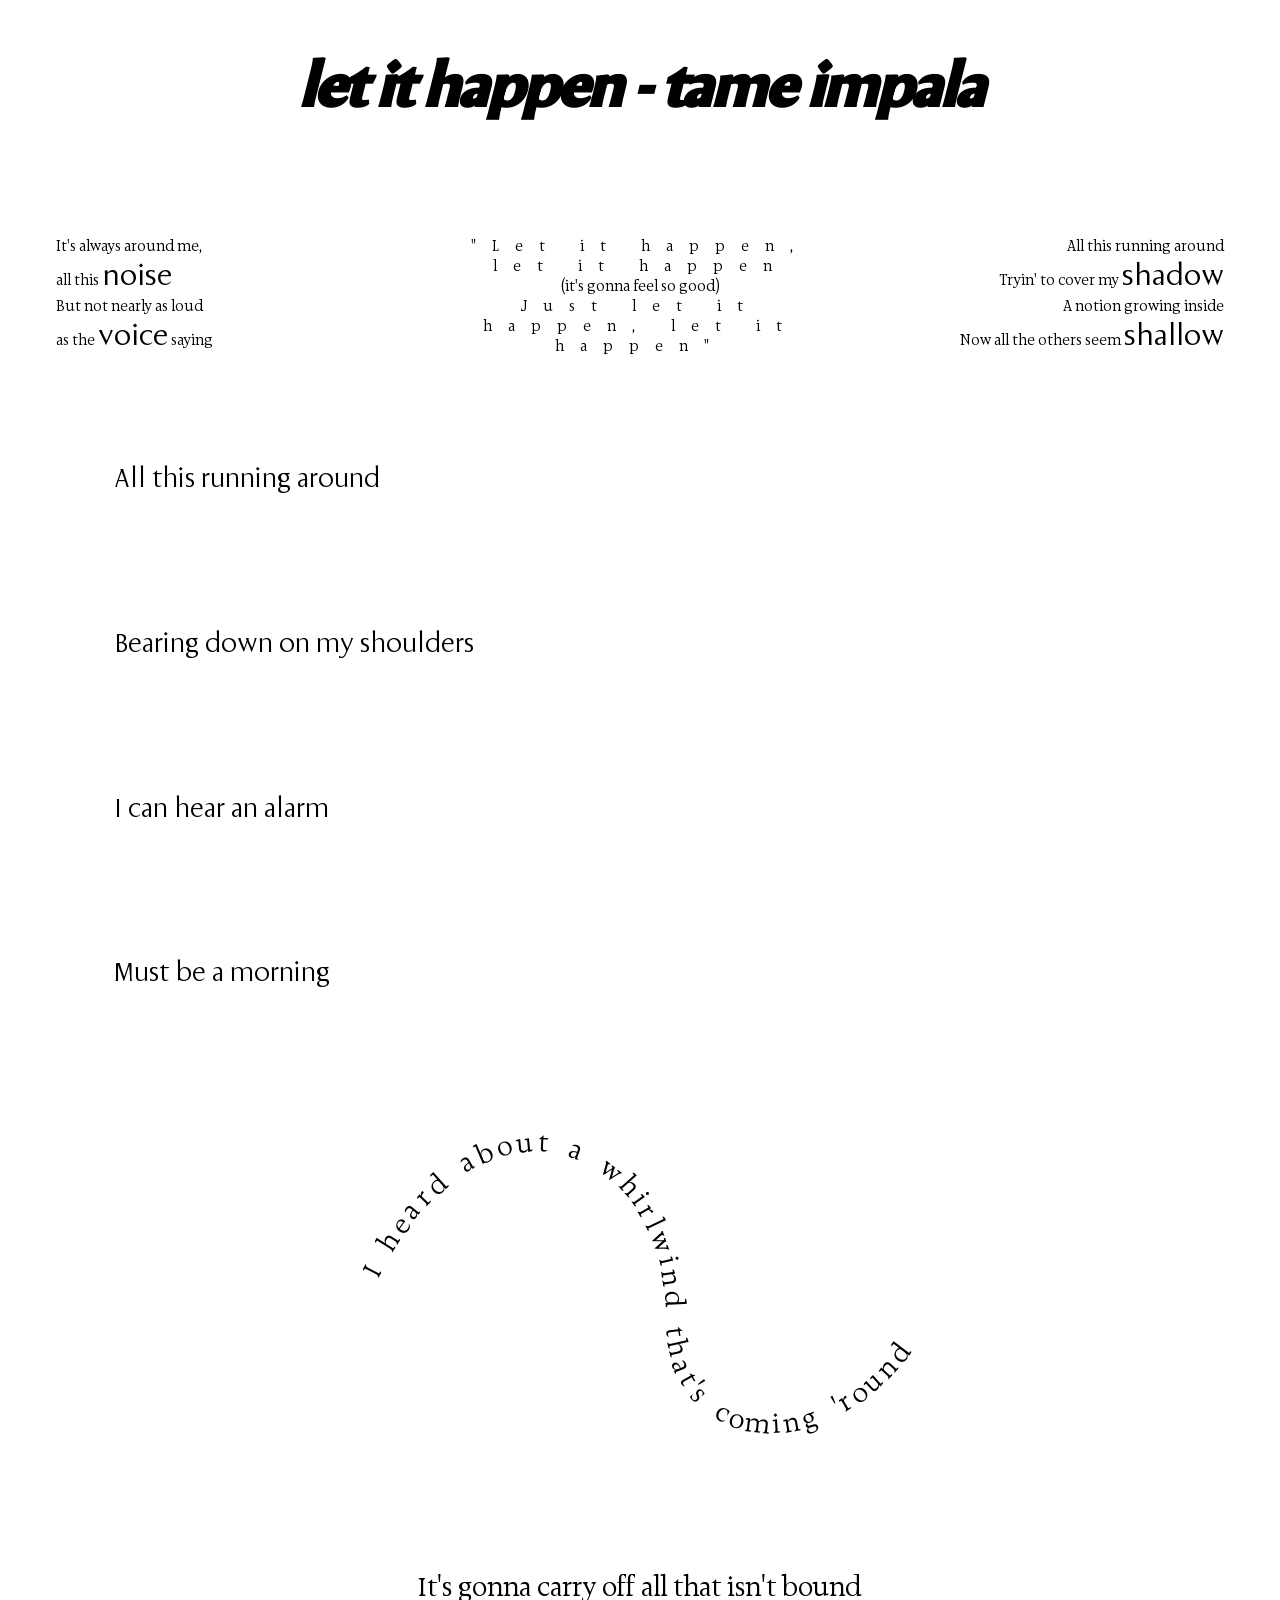
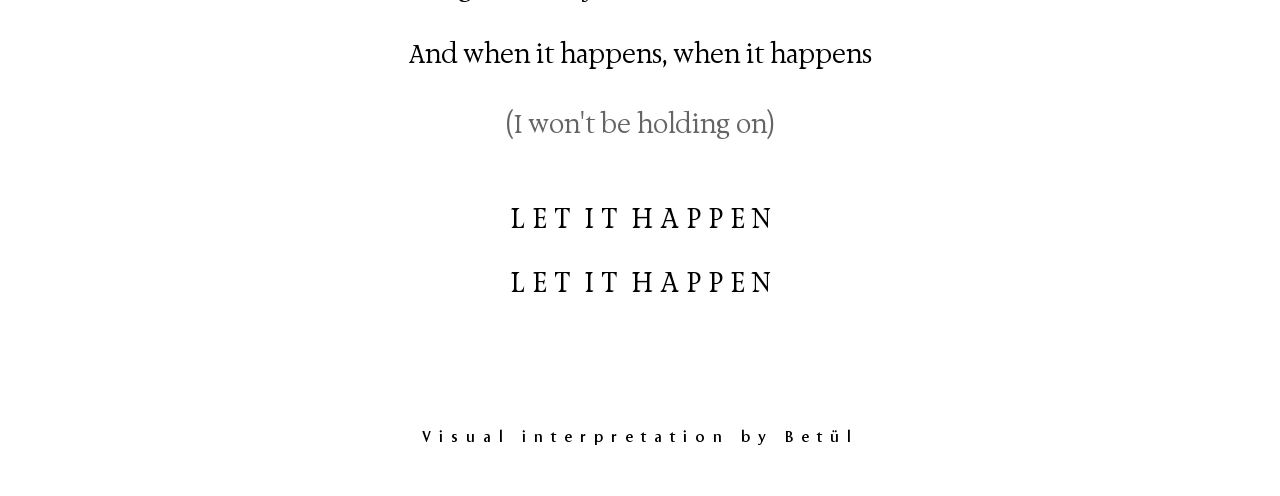
<file: experiment/let_it_happen_experiment/letithappen.html>
<!doctype html>
<html lang="en">
  <head>
    <meta charset="UTF-8" />
    <meta name="viewport" content="width=device-width, initial-scale=1.0" />
    <meta http-equiv="X-UA-Compatible" content="ie=edge" />
    <title>Let it happen</title>
    <link rel="stylesheet" href="letithappen.css" />
    <meta name="copyright" content="Design by …" />
    <meta name="description" content="…" />
    <meta name="keywords" content="…" />
  </head>
  <body>
    <header>
      <h1><em>let it happen - tame impala</em></h1>
    </header>

    <main>
      <div>
        <p>
          It's always around me, <br />all this <span class="noise">noise</span
          ><br />
          But not nearly as loud <br />as the
          <span class="voice">voice</span> saying
        </p>

        <p>
          <span class="letithappen1"> "Let it happen, let it happen</span>
          <br />
          <span class="itsgonna">(it's gonna feel so good)</span>
          <span class="letithappen1">Just let it happen, let it happen"</span>
        </p>

        <p>
          All this running around<br />
          Tryin' to cover my <span class="shadow">shadow</span><br />
          A notion growing inside<br />
          Now all the others seem <span class="shallow">shallow</span>
        </p>
      </div>
      <div class="ticker-container">
        <div class="ticker-line" style="--i: 0">All this running around</div>
        <div class="ticker-line" style="--i: 1">
          Bearing down on my shoulders
        </div>
        <div class="ticker-line" style="--i: 2">I can hear an alarm</div>
        <div class="ticker-line" style="--i: 3">Must be a morning</div>
      </div>
      <div class="warp" aria-labelledby="warp-label">
        <span id="warp-label" class="warp__placeholder">
          I heard about a whirlwind that's coming 'round
        </span>

        <span aria-hidden="true">
          <span class="warp__0">I</span>
          <span class="warp__1"> </span>
          <span class="warp__2">h</span>
          <span class="warp__3">e</span>
          <span class="warp__4">a</span>
          <span class="warp__5">r</span>
          <span class="warp__6">d</span>
          <span class="warp__7"> </span>
          <span class="warp__8">a</span>
          <span class="warp__9">b</span>
          <span class="warp__10">o</span>
          <span class="warp__11">u</span>
          <span class="warp__12">t</span>
          <span class="warp__13"> </span>
          <span class="warp__14">a</span>
          <span class="warp__15"> </span>
          <span class="warp__16">w</span>
          <span class="warp__17">h</span>
          <span class="warp__18">i</span>
          <span class="warp__19">r</span>
          <span class="warp__20">l</span>
          <span class="warp__21">w</span>
          <span class="warp__22">i</span>
          <span class="warp__23">n</span>
          <span class="warp__24">d</span>
          <span class="warp__25"> </span>
          <span class="warp__26">t</span>
          <span class="warp__27">h</span>
          <span class="warp__28">a</span>
          <span class="warp__29">t</span>
          <span class="warp__30">'</span>
          <span class="warp__31">s</span>
          <span class="warp__32"> </span>
          <span class="warp__33">c</span>
          <span class="warp__34">o</span>
          <span class="warp__35">m</span>
          <span class="warp__36">i</span>
          <span class="warp__37">n</span>
          <span class="warp__38">g</span>
          <span class="warp__39"> </span>
          <span class="warp__40">'</span>
          <span class="warp__41">r</span>
          <span class="warp__42">o</span>
          <span class="warp__43">u</span>
          <span class="warp__44">n</span>
          <span class="warp__45">d</span>
          <span class="warp__46"> </span>
        </span>
      </div>
      <div class="lyrics-block">
        <p class="carryoff">
          It's gonna carry off all that isn't
          <span class="bound-word">
            <span>b</span><span>o</span><span>u</span><span>n</span
            ><span>d</span>
          </span>
        </p>
        <p class="carryoff">And when it happens, when it happens</p>
        <p class="minitext">(I won't be holding on)</p>
        <span class="lih">
          <span>l</span>
          <span>e</span>
          <span>t</span>
          <span> </span>
          <span>i</span>
          <span>t</span>
          <span> </span>
          <span>h</span>
          <span>a</span>
          <span>p</span>
          <span>p</span>
          <span>e</span>
          <span>n</span></span>
          <span class="lih">
          <span>l</span>
          <span>e</span>
          <span>t</span>
          <span> </span>
          <span>i</span>
          <span>t</span>
          <span> </span>
          <span>h</span>
          <span>a</span>
          <span>p</span>
          <span>p</span>
          <span>e</span>
          <span>n</span></span>
       
    </main>
    <footer>Visual interpretation by Betül</footer>
  </body>
</html>
</file>
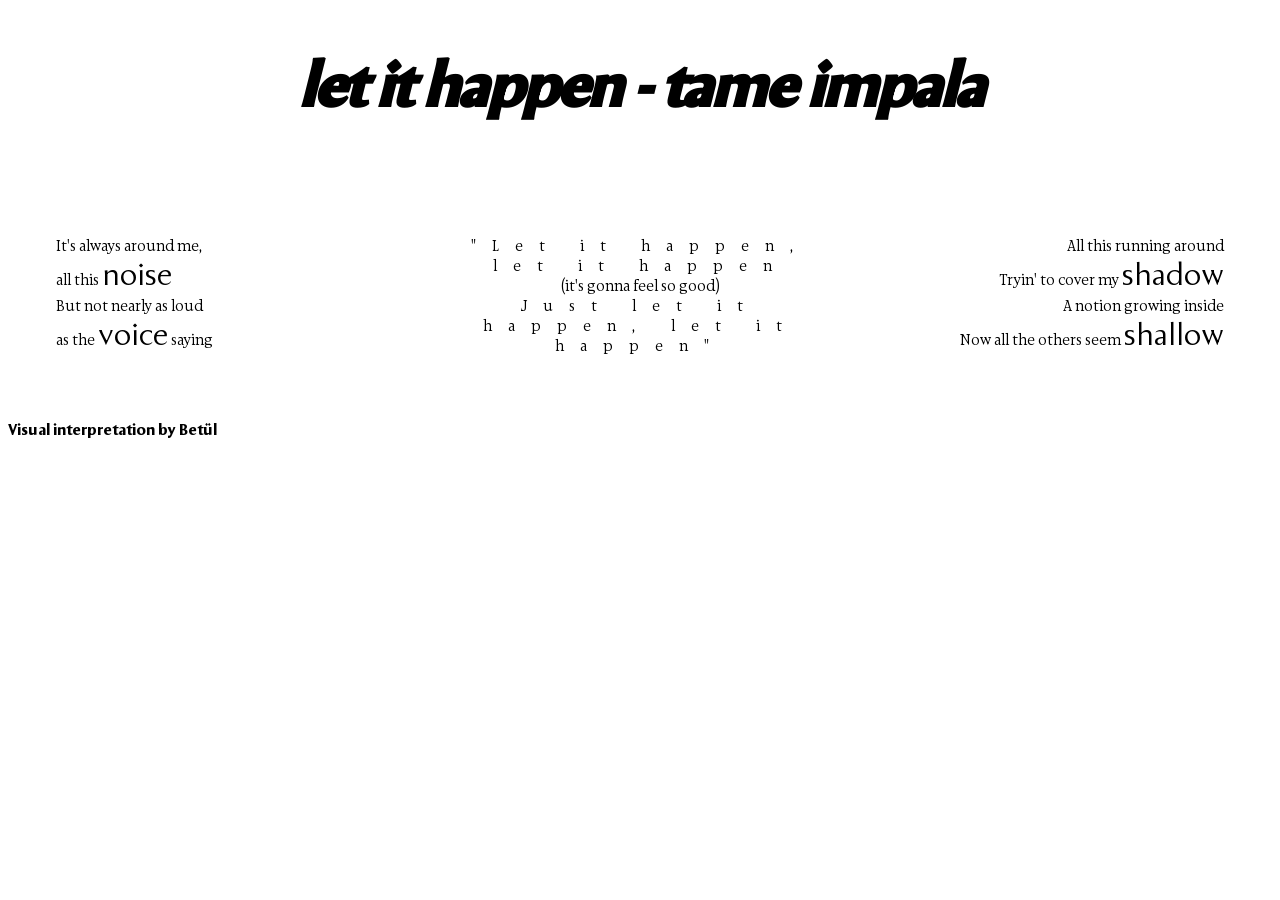
<file: assets/experiment/let_it_happen_experiment/letithappen.html>
<!DOCTYPE html>
<html lang="en">
  <head>
    <meta charset="UTF-8">
    <meta name="viewport" content="width=device-width, initial-scale=1.0">
    <meta http-equiv="X-UA-Compatible" content="ie=edge">
    <title>Let it happen</title>
    <link rel="stylesheet" href="letithappen.css">
    <meta name="copyright" content="Design by …">
    <meta name="description" content="…">
    <meta name="keywords" content="…">  
  </head>
  <body> 

    <header>
<h1><em>let it happen - tame impala</em></h1>
    </header>

  <main>
    <div>
    <p>It's always around me, <br>all this <span class="noise">noise</span><br>
    But not nearly as loud <br>as the <span class="voice">voice</span> saying</p>

    <p><span class="letithappen1">
      "Let it happen, let it happen</span> <br>
       <span class="itsgonna">(it's gonna feel so good)</span>
       <span class="letithappen1">Just let it happen, let it happen"</span></p>


    <p>All this running around<br>
    Tryin' to cover my <span class="shadow">shadow</span><br>
    A notion growing inside<br>
    Now all the others seem <span class="shallow">shallow</span></p>
    
    </div>
    </main>
    <footer>
Visual interpretation by Betül
    </footer>
  </body>
</file>
<file: assets/style/normal.css>
@font-face {
  font-family: "Ballet";
  src: url(../type/Ballet-Regular-VariableFont_opsz.ttf);
  font-weight: 400;
  font-style: normal;
}
@font-face {
  font-family: "MissFajardose";
  src: url(../type/MissFajardose-Regular.ttf);
  font-weight: 400;
  font-style: normal;
}
@font-face {
  font-family: "BeVietnam";
  src: url(../type/BeVietnamPro-Regular.ttf);
  font-weight: 400;
  font-style: normal;
}
@font-face {
  font-family: "BeVietnam";
  src: url(../type/BeVietnamPro-Bold.ttf);
  font-weight: 700;
  font-style: normal;
}
@font-face {
  font-family: "BeVietnam";
  src: url(../type/BeVietnamPro-MediumItalic.ttf);
  font-weight: 600;
  font-style: italic;
}
@font-face {
  font-family: "BeVietnam";
  src: url(../type/BeVietnamPro-LightItalic.ttf);
  font-weight: 400;
  font-style: italic;
}
html {
  color-scheme: light dark;
  --background-1: #c2c6de;
  --background-2: #f6f7f9;
  --text-color: #2d3153;
  --text-background: #ffdaff;
  --article-text: #2d3153;
  --hover-background: #2d3153;
  --hover-text: #ffafff;
  --hover-nav: #ffdaff;
  --hover-nav-shadow: #6a176a;
  --cookie: #2d2d2d;
  --arrow: #35374f;
  --arrow-background: #fbfbfb;

  --background-1: light-dark(#c2c6de, #bea5bd);
  --background-2: light-dark(#f6f7f9, #8e778d);
  --text-color: light-dark(#2d3153, #868686);
  --text-background: light-dark(#ffdaff, #35374f);
  --article-text: light-dark(#2d3153, #ffffff);
  --hover-background: light-dark(#2d3153, #131522);
  --hover-text: light-dark(#ffafff, #ffffff);
  --hover-nav: light-dark(#ffdaff, #fbfbfb);
  --hover-nav-shadow: light-dark(#6a176a, #fbfbfb);
}

body {
  font-family: "BeVietnam", Helvetica, sans-serif;
  font-style: normal;
  color: var(--text-color);
  background-image: repeating-linear-gradient(
    90deg,
    var(--background-1) 0 1em,
    var(--background-2) 0 2em
  );
  margin: 0;
  position: relative;
  background-repeat: repeat;
}

body > a:nth-of-type(1) {
  position: fixed;
  top: -100em;
  left: 1em;
  z-index: 9999;

  padding: 0.5em 1em;
  background-color: black;
  color: #ffdaff;
  border-radius: 1em;
  text-decoration: none;

  outline-color: black;
  outline-style: dashed;
  outline-width: 0.3em;
}

body > a:nth-of-type(1):focus {
  top: 1em;
}

main {
  display: grid;
  grid-template-columns: 1fr 1fr 1fr;
  gap: 1em;
  padding: 2em;
  border-radius: 3em;

  @media (width<40em) {
    grid-template-columns: 1fr;
  }
}

/******************/
/**** ARTICLES ****/
/******************/

article:nth-of-type(1) {
  justify-items: center;
}
article:nth-of-type(2) {
  justify-items: center;
  position: relative;
  padding-bottom: 3em;
}
article:nth-of-type(3) {
  justify-items: center;
  position: relative;
  padding-bottom: 3em;
}

img {
  /* sketch */
  aspect-ratio: 2048 / 1055;
  max-width: 100%;
  border-radius: 20px;
  align-items: center;
  display: block;
}

article:nth-of-type(2) img {
  display: block;
  width: 50em;
  justify-self: center;
}

article {
  background-color: var(--text-background);
  color: var(--article-text);
  padding: 1em 1em 1em 1em;
  border-radius: 10px;
  transition: 0.5s ease-in-out;
}

/****************/
/**** HEADER ****/
/****************/

header {
  display: flex;
  justify-content: space-between;
  align-items: center;
  flex-wrap: wrap;
  color: #262535;
  transition: 0.5s ease-in-out;
  padding: 0 1em 0 1em;
  background-color: var(--background-1);
  position: sticky;
  top: 0;
  margin: 0;
  z-index: 10;
  @media (width<30em) {
    flex-direction: column;
    align-items: center;
    gap: 1em;
  }
  box-shadow: inset 0em 3em 5em #6a176a50;
}

header a {
  text-decoration: none;
  color: #262535;

  &:hover {
    cursor: pointer;
  }
  &:focus-visible {
    outline: 0.2em dashed #262535;
    outline-offset: 0.2em;
  }
}

header h1 {
  font-family: "MissFajardose";
  font-size: 3.5em;
  margin: 0;
  font-weight: 700;

  @media (width<30em) {
    font-size: 3em;
    display: block;
    text-align: center;
  }
  &:active {
    transform: scale(0.9);
    transition: 0.2s ease-in-out;
  }
}

nav {
  margin: 0;
  display: flex;
  flex-wrap: balance;
  gap: 2em;
  align-items: center;
  max-width: fit-content;
  padding: 1em;

  font-family: "BeVietnam", sans-serif;
  font-weight: 700;

  a {
    font-weight: 700;
    cursor: pointer;
    transition: 0.3s ease-in-out;
    text-transform: uppercase;
    &:hover {
      text-shadow: var(--hover-nav-shadow) 0px 0 7px;
      color: var(--hover-nav);
    }
    &:active {
      transform: scale(0.9);
      transition: 0.2s ease-in-out;
    }
  }
}

/****************/
/**** COOKIE ****/
/****************/
main > button {
  position: fixed;
  right: 2em;
  bottom: 2em;
  z-index: 1;
  background-color: var(--background-1);
  border-color: transparent;
  box-shadow: 0px 0px 10px var(--cookie);

  display: flex;
  justify-content: center;
  align-items: center;
  overflow: hidden;

  width: 5em;
  aspect-ratio: 1;
  border-radius: 5em;
  cursor: pointer;
  &:hover {
    box-shadow: inset 0em 0em 2em #6a176a50;
  }
  &:focus-visible {
    outline: 0.2em dashed black;
    outline-offset: 0.2em;
  }
  &:active {
    transform: scale(0.9);
    transition: 0.2s ease-in-out;
  }
}

main > button img {
  width: 100%;
  height: 100%;
  transform: scale(2);
}

main dialog {
  position: fixed;
  right: 1em;
  bottom: 1em;
  left: auto;
  z-index: 2;
  width: min(30em, calc(100vw - 2em));
  background-color: var(--article-text);
  color: var(--text-background);

  border: 1px solid black;
  box-shadow: 0px 0px 10px black;
  border-radius: 1.5em;
  padding: 1.25em;

  @media (max-width: 600px) {
    left: 1em;
    right: 1em;
    bottom: 1em;
    width: auto;
    font-size: 0.85rem;
    padding: 1em;
    border-radius: 1.2em;
  }

  form {
    position: relative;

    h2 {
      font-size: 1.2rem;
      margin-top: 0;
      margin-bottom: 0.5em;
    }

    p {
      margin-bottom: 0.8em;
      line-height: 1.4;
    }
  }
}

dialog form .close {
  position: absolute;
  top: 0em;
  right: 0em;
  width: 2em;
  aspect-ratio: 1;

  background: var(--text-background);
  border: none;
  border-radius: 2em;
  color: var(--article-text);
  font-size: 1.1rem;
  cursor: pointer;

  display: flex;
  justify-content: center;
  align-items: center;
  overflow: hidden;

  &:hover {
    opacity: 0.5;
    transition: 0.2s ease-in-out;
  }
  &:focus-visible {
    outline: 0.2em dashed var(--text-background);
    outline-offset: 0.2em;
  }
  &:active {
    transform: scale(0.9);
    transition: 0.2s ease-in-out;
  }
}

dialog form a {
  color: inherit;
  font-weight: 700;
}

.actions {
  display: flex;
  justify-content: space-between;
  align-items: center;
  margin-top: 1.5em;
  gap: 2em;
}

.gotit,
.leave {
  flex: 1;
  border: none;
  cursor: pointer;
  padding: 1em;
  border-radius: 2em;
  text-decoration: none;
  font-weight: 700;
  font-size: 1em;
  &:hover {
    opacity: 0.5;
    transition: 0.2s ease-in-out;
  }

  &:focus-visible {
    outline: 0.2em dashed var(--text-background);
    outline-offset: 0.2em;
  }

  &:active {
    transform: scale(0.9);
    transition: 0.2s ease-in-out;
  }
}
.gotit {
  background-color: var(--text-background);
  color: var(--article-text);
}
.leave {
  color: var(--text-background);
  background-color: transparent;
  border: 0.1em solid var(--text-background);
}

main dialog {
  scale: 0;
  transform-origin: calc(100% - 3em) calc(100% - 3em);
  @media (prefers-reduced-motion: no-preference) {
    transition:
      scale 0.2s allow-discrete,
      display 0.2s allow-discrete;
  }
}

main dialog[open] {
  scale: 1;
}

@starting-style {
  main dialog[open] {
    scale: 0;
  }
}

/****************/
/**** LINKS TO OTHER HTML'S ****/
/****************/
.Encyclopedia,
.MyJournal {
  position: absolute;
  bottom: 0.5em;
  right: 0.5em;

  display: flex;
  align-items: center;
  justify-content: center;

  background-color: var(--arrow-background);
  color: var(--arrow);
  text-decoration: none;

  border: none;
  cursor: pointer;
  width: 1em;
  font-size: 1.1em;
  padding: 1em;
  border-radius: 2em;
  margin-top: 0.5em;

  &:hover {
    opacity: 0.5;
    transition: 0.5s ease-in-out;
    color: var(--arrow);
    background-color: var(--arrow-background);
  }

  &:focus-visible {
    outline: 0.2em dashed var(--article-text);
    outline-offset: 0.2em;
  }
}

footer {
  font-weight: 400;
  margin: 1em;
  color: black;
}

div a {
  text-decoration-style: dotted;
  font-weight: 700;

  color: var(--article-text);
}

@keyframes --running-animation {
  0% {
    background-position: 0% 0%;
  }

  100% {
    background-position: 200% 0%;
  }
}

.linkbox {
  background-image: linear-gradient(
    90deg,
    var(--text-background),
    #a3b8e0,
    var(--text-background)
  );
  cursor: pointer;
  text-align: center;
  background-color: var(--background-1);
  box-shadow:
    0em 0em 1em #6a176a70,
    inset 0.2em -1em 1em #ffffff90;

  padding: 1em 1em 1em 1em;
  border-radius: 10px;
  @media (prefers-reduced-motion: no-preference) {
    animation-name: --running-animation;
    animation-duration: 4s;
    animation-iteration-count: infinite;
    animation-timing-function: linear;
    background-size: 200% 100%;
  }
  &:hover {
    box-shadow: inset 0em 0em 3em #6a176a50;
  }
}
.linkbox a {
  &:focus-visible {
    outline: 0.2em dashed black;
    outline-offset: 0.2em;
  }
}

footer {
  width: 50%;
  text-shadow: 0px 0px 5px #ffffff;
}
</file>
<file: assets/style/ArtistofTheDay.css>
@font-face {
  font-family: "MissFajardose";
  src: url(../type/MissFajardose-Regular.ttf);
  font-weight: 400;
  font-style: normal;
}

@font-face {
  font-family: "BeVietnam";
  src: url(../type/BeVietnamPro-Regular.ttf);
  font-weight: 400;
  font-style: normal;
}
@font-face {
  font-family: "BeVietnam";
  src: url(../type/BeVietnamPro-Bold.ttf);
  font-weight: 700;
  font-style: normal;
}
@font-face {
  font-family: "BeVietnam";
  src: url(../type/BeVietnamPro-MediumItalic.ttf);
  font-weight: 400;
  font-style: italic;
}

@font-face {
  font-family: "DMsans";
  src: url(../type/DMSans-VariableFont_opsz,wght.ttf) format("truetype");
  font-style: normal;
  font-display: swap;
}
@font-face {
  font-family: "DMsans";
  src: url(../type/DMSans-Italic-VariableFont_opsz,wght.ttf) format("truetype");
  font-style: italic;
  font-display: swap;
}

html {
  color-scheme: light dark;
  --background-1: #c2c6de;
  --background-2: #f6f7f9;
  --text-color: #2d3153;
  --text-background: #ffdaff;
  --article-text: #2d3153;
  --hover-background: #2d3153;
  --hover-text: #ffafff;
  --hover-nav: #ffdaff;
  --hover-nav-shadow: #6a176a;
  --cookie: #2d2d2d;
  --arrow: #35374f;
  --arrow-background: #fbfbfb;
  --summary-open: #2d3153;
  --summary-open-text: #ffdaff;
  --backdrop: #ffffff50;
  --aotd-text: #2d3153;

  --background-1: light-dark(#c2c6de, #bea5bd);
  --background-2: light-dark(#f6f7f9, #f6f7f9);
  --text-color: light-dark(#2d3153, #868686);
  --text-background: light-dark(#ffdaff, #35374f);
  --article-text: light-dark(#2d3153, #8e778d);
  --hover-background: light-dark(#2d3153, #131522);
  --hover-text: light-dark(#ffafff, #ffffff);
  --hover-nav: light-dark(#ffdaff, #fbfbfb);
  --hover-nav-shadow: light-dark(#6a176a, #fbfbfb);
  --summary-open: light-dark(#2d3153, #fbfbfb);
  --summary-open-text: light-dark(#ffdaff, #2d3153);
  --backdrop: light-dark(#ffffff50, #11111150);
  --aotd-text: light-dark(#2d3153, #262535);
}

header {
  display: flex;
  justify-content: space-between;
  align-items: center;
  flex-wrap: wrap;
  color: #262535;
  transition: 0.5s ease-in-out;
  padding: 0 1em 0 1em;
  background-color: var(--background-1);
  position: sticky;
  top: 0;
  margin: 0;
  z-index: 100;
  @media (width<30em) {
    flex-direction: column;
    align-items: center;
    gap: 1em;
  }
  box-shadow: inset 0em 3em 5em #fff9ff50;
}

header a {
  text-decoration: none;
  color: #262535;

  &:hover {
    cursor: pointer;
  }
  &:focus-visible {
    outline: 0.2em dashed #262535;
    outline-offset: 0.2em;
  }
}

header h1 {
  font-family: "MissFajardose";
  font-size: 3.5em;
  margin: 0;
  font-weight: bold;

  @media (width<30em) {
    font-size: 3em;
  }
  &:active {
    transform: scale(0.9);
    transition: 0.2s ease-in-out;
  }
}

nav {
  margin: 0;
  display: flex;
  flex-wrap: balance;
  gap: 2em;
  align-items: center;
  max-width: fit-content;
  padding: 1em;

  font-family: "BeVietnam", sans-serif;
  font-weight: 700;

  & a {
    font-weight: 700;
    cursor: pointer;
    transition: 0.3s ease-in-out;
    text-transform: uppercase;
    &:hover {
      text-shadow: var(--hover-nav-shadow) 0px 0 7px; /* offset-x, y, blur */
      color: var(--hover-nav);
    }
    &:active {
      transform: scale(0.9);
      transition: 0.2s ease-in-out;
    }
  }
}

body {
  font-family: "DMsans", Helvetica, sans-serif;
  font-style: normal;
  color: var(--aotd-text);
  background-image: linear-gradient(
    var(--background-2) 0 30%,
    var(--background-1)
  );
  background-attachment: fixed;
  background-size: 100%;
  margin: 0;
  position: relative;
  opacity: 1em;
}

main {
  position: relative;
  max-width: 100%;
  margin-inline: auto;
  gap: 2em;
  margin: 0em 2em 0em 2em;
  display: grid;
  grid-template-columns: 1fr 1fr;
  @media (max-width: 600px) {
    grid-template-columns: 1fr;
  }
}
.manifest-title {
  font-family: "MissFajardose";
  font-size: clamp(1.4rem, 8vw, 3.5rem);
}

h2 {
  font-size: clamp(1.4rem, 2.5vw, 1.85rem);
  font-variation-settings:
    "opsz" 40,
    "wght" 1000;
}

h3 {
  font-size: clamp(1.2rem, 2vw, 1.45rem);
  font-variation-settings:
    "opsz" 40,
    "wght" 700;
}

h4 {
  font-size: clamp(1.05rem, 1.5vw, 1.25rem);
  font-variation-settings:
    "opsz" 40,
    "wght" 700;
}

p,
article,
li {
  font-size: clamp(0.95rem, 1.2vw, 1.05rem);
  line-height: 1.6;
  font-variation-settings:
    "opsz" 5,
    "wght" 400;
}
.myfavs {
  position: sticky;
  top: 4em;
  margin-top: 1em;

  display: flex;
  flex-direction: column;
  column-count: 2;
  column-gap: 1em;
  gap: 1.5em;

  word-wrap: break-word;
  overflow-wrap: break-word;
}

.myfavs article {
  background-color: var(--article-text);
  color: var(--arrow-background);
  padding: 1em;
  border-radius: 10px;
}
.myfavs img {
  display: block;
  margin: 0 auto 1rem auto;
  max-width: 20em;
  border-radius: 0.5em;
}
</file>
<file: assets/style/Encyclopedia.css>
@font-face {
  font-family: "MissFajardose";
  src: url(../type/MissFajardose-Regular.ttf);
  font-weight: 400;
  font-style: normal;
}

@font-face {
  font-family: "BeVietnam";
  src: url(../type/BeVietnamPro-Regular.ttf);
  font-weight: 400;
  font-style: normal;
}
@font-face {
  font-family: "BeVietnam";
  src: url(../type/BeVietnamPro-Bold.ttf);
  font-weight: 700;
  font-style: normal;
}
@font-face {
  font-family: "BeVietnam";
  src: url(../type/BeVietnamPro-MediumItalic.ttf);
  font-weight: 400;
  font-style: italic;
}
html {
  color-scheme: light dark;
  --background-1: #c2c6de;
  --background-2: #f6f7f9;
  --text-color: #2d3153;
  --text-background: #ffdaff;
  --article-text: #2d3153;
  --hover-background: #2d3153;
  --hover-text: #ffafff;
  --hover-nav: #ffdaff;
  --hover-nav-shadow: #6a176a;
  --cookie: #2d2d2d;
  --arrow: #35374f;
  --arrow-background: #fbfbfb;
  --summary-open: #2d3153;
  --summary-open-text: #ffdaff;

  --background-1: light-dark(#c2c6de, #bea5bd);
  --background-2: light-dark(#f6f7f9, #8e778d);
  --text-color: light-dark(#2d3153, #868686);
  --text-background: light-dark(#ffdaff, #35374f);
  --article-text: light-dark(#2d3153, #ffffff);
  --hover-background: light-dark(#2d3153, #131522);
  --hover-text: light-dark(#ffafff, #ffffff);
  --hover-nav: light-dark(#ffdaff, #fbfbfb);
  --hover-nav-shadow: light-dark(#6a176a, #fbfbfb);
  --summary-open: light-dark(#2d3153, #fbfbfb);
  --summary-open-text: light-dark(#ffdaff, #2d3153);
}

body {
  font-family: "BeVietnam", Helvetica, sans-serif;
  font-style: normal;
  color: var(--text-color);
  background-image: repeating-linear-gradient(
    90deg,
    var(--background-1) 0 1em,
    var(--background-2) 0 2em
  );
  margin: 0;
  position: relative;
  background-repeat: repeat;
  opacity: 1em;
}

header {
  display: flex;
  justify-content: space-between;
  align-items: center;
  flex-wrap: wrap;
  color: #262535;
  transition: 0.5s ease-in-out;
  padding: 0 1em 0 1em;
  background-color: var(--background-1);
  position: sticky;
  top: 0;
  margin: 0;
  z-index: 100;
  @media (width<30em) {
    flex-direction: column;
    align-items: center;
    gap: 1em;
  }
  box-shadow: inset 0em 3em 5em #6a176a50;
}

header a {
  text-decoration: none;
  color: #262535;

  &:hover {
    cursor: pointer;
  }
  &:focus-visible {
    outline: 0.2em dashed #262535;
    outline-offset: 0.2em;
  }
}

header h1 {
  font-family: "MissFajardose";
  font-size: 3.5em;
  margin: 0;
  font-weight: bold;

  @media (width<30em) {
    font-size: 3em;
  }
  &:active {
    transform: scale(0.9);
    transition: 0.2s ease-in-out;
  }
}

nav {
  margin: 0;
  display: flex;
  flex-wrap: balance;
  gap: 2em;
  align-items: center;
  max-width: fit-content;
  padding: 1em;

  font-family: "BeVietnam", sans-serif;
  font-weight: 700;

  & a {
    font-weight: 700;
    cursor: pointer;
    transition: 0.3s ease-in-out;
    text-transform: uppercase;
    &:hover {
      text-shadow: var(--hover-nav-shadow) 0px 0 7px;
      color: var(--hover-nav);
    }
    &:active {
      transform: scale(0.9);
      transition: 0.2s ease-in-out;
    }
  }
}

main {
  max-width: 70%;
  margin-inline: auto;
  & h2 {
    text-shadow: var(--hover-nav-shadow) 0px 0 7px;
  }
}

.welcome1 {
  display: block;
  color: #262535;
  font-size: 2rem;
}
.welcome2 {
  display: block;
  font-family: "MissFajardose";
  font-size: 3.5rem;
  color: #262535;
}

details {
  background-color: var(--text-background);
  color: var(--article-text);
  text-align: left;
  box-shadow: 0em 0em 1em #6a176a60;

  border-radius: 0.5em;
  margin: 1em;
  &:focus-visible {
    outline: 0.2em dashed #262535;
    outline-offset: 0.2em;
  }
}

details:open::details-content {
  padding-inline: 1em;
  padding: 1em;
}
details[open] {
  box-shadow:
    0em 0em 3em #00000050,
    inset 0em -1em 5em #6a176a50;
}
details[open] summary {
  background: var(--summary-open);
  color: var(--summary-open-text);
  border-radius: 0.5em 0.5em 0 0;
}
summary {
  display: flex;
  cursor: pointer;
  padding-block: 1em;
  padding-inline: 1em;
  border-radius: 0.5em;
  transition: 0.3s ease-in-out;
  &:hover {
    background-color: var(--hover-background);
    color: var(--hover-text);
  }
  &:focus-visible {
    outline: 0.2em dashed black;
    outline-offset: 0.2em;
  }
}

summary h3 {
  display: inline;
  margin: 0;
}
.paragraphs {
  @media (width>25em) {
    column-count: 2;
    column-gap: 2;
  }
  & p {
    margin-top: 0;
  }
}
main a {
  cursor: default;
  &:focus-visible {
    outline: none;
  }
}
main a:focus-visible img {
  outline: 0.2em dashed black;
  outline-offset: 0.2em;
}
picture {
  display: flex;
  justify-content: center;
  align-items: center;
  width: 100%;
}
picture img {
  width: 25rem;
  height: auto;
  cursor: pointer;
  transition: 0.3s ease-in-out;
  margin-top: 1em;
  filter: drop-shadow(0px 4px 10px #00000050);
  &:hover {
    transform: rotate(10deg) scale(1.1);
  }

  &:active {
    transform: rotate(360deg) scale(1.1);
    transition: 0.5s ease-in-out;
  }
}
</file>
<file: assets/style/Journal.css>
@font-face {
  font-family: "MissFajardose";
  src: url(../type/MissFajardose-Regular.ttf);
  font-weight: 400;
  font-style: normal;
}

@font-face {
  font-family: "BeVietnam";
  src: url(../type/BeVietnamPro-Regular.ttf);
  font-weight: 400;
  font-style: normal;
}
@font-face {
  font-family: "BeVietnam";
  src: url(../type/BeVietnamPro-Bold.ttf);
  font-weight: 700;
  font-style: normal;
}
@font-face {
  font-family: "BeVietnam";
  src: url(../type/BeVietnamPro-MediumItalic.ttf);
  font-weight: 400;
  font-style: italic;
}
html {
  color-scheme: light dark;
  --background-1: #c2c6de;
  --background-2: #f6f7f9;
  --text-color: #2d3153;
  --text-background: #ffdaff;
  --article-text: #2d3153;
  --hover-background: #2d3153;
  --hover-text: #ffafff;
  --hover-nav: #ffdaff;
  --hover-nav-shadow: #6a176a;
  --cookie: #2d2d2d;
  --arrow: #35374f;
  --arrow-background: #fbfbfb;
  --summary-open: #2d3153;
  --summary-open-text: #ffdaff;
  --backdrop: #ffffff50;

  --background-1: light-dark(#c2c6de, #bea5bd);
  --background-2: light-dark(#f6f7f9, #8e778d);
  --text-color: light-dark(#2d3153, #868686);
  --text-background: light-dark(#ffdaff, #35374f);
  --article-text: light-dark(#2d3153, #ffffff);
  --hover-background: light-dark(#2d3153, #131522);
  --hover-text: light-dark(#ffafff, #ffffff);
  --hover-nav: light-dark(#ffdaff, #fbfbfb);
  --hover-nav-shadow: light-dark(#6a176a, #fbfbfb);
  --summary-open: light-dark(#2d3153, #fbfbfb);
  --summary-open-text: light-dark(#ffdaff, #2d3153);
  --backdrop: light-dark(#ffffff50, #11111150);
}

body {
  font-family: "BeVietnam", Helvetica, sans-serif;
  font-style: normal;
  color: var(--text-color);
  background-image: repeating-linear-gradient(
    90deg,
    var(--background-1) 0 1em,
    var(--background-2) 0 2em
  );
  margin: 0;
  position: relative;
  background-repeat: repeat;
  opacity: 1em;
}

header {
  display: flex;
  justify-content: space-between;
  align-items: center;
  flex-wrap: wrap;
  color: #262535;
  transition: 0.5s ease-in-out;
  padding: 0 1em 0 1em;
  background-color: var(--background-1);
  position: sticky;
  top: 0;
  margin: 0;
  z-index: 100;
  @media (width<30em) {
    flex-direction: column;
    align-items: center;
    gap: 1em;
  }
  box-shadow: inset 0em 3em 5em #6a176a50;
}

header a {
  text-decoration: none;
  color: #262535;

  &:hover {
    cursor: pointer;
  }
  &:focus-visible {
    outline: 0.2em dashed #262535;
    outline-offset: 0.2em;
  }
}

header h1 {
  font-family: "MissFajardose";
  font-size: 3.5em;
  margin: 0;
  font-weight: bold;

  @media (width<30em) {
    font-size: 3em;
  }
  &:active {
    transform: scale(0.9);
    transition: 0.2s ease-in-out;
  }
}

nav {
  margin: 0;
  display: flex;
  flex-wrap: balance;
  gap: 2em;
  align-items: center;
  max-width: fit-content;
  padding: 1em;

  font-family: "BeVietnam", sans-serif;
  font-weight: 700;

  & a {
    font-weight: 700;
    cursor: pointer;
    transition: 0.3s ease-in-out;
    text-transform: uppercase;
    &:hover {
      text-shadow: var(--hover-nav-shadow) 0px 0 7px;
      color: var(--hover-nav);
    }
    &:active {
      transform: scale(0.9);
      transition: 0.2s ease-in-out;
    }
  }
}

main {
  max-width: 70%;
  margin-inline: auto;
  & h2 {
    text-shadow: var(--hover-nav-shadow) 0px 0 7px;
  }
}

ol {
  list-style: none;
  padding: 1em;
  display: grid;
  grid-template-columns: repeat(auto-fit, minmax(10em, 1fr));
  gap: 1em;
}

ol button {
  width: 100%;
  height: 100%;
  padding: 0em 2em 2em 2em;
  cursor: pointer;
  border: none;
  display: flex;
  flex-direction: column;
  justify-content: center;
  align-items: center;

  background-color: var(--text-background);
  color: var(--article-text);
  box-shadow:
    0em 0em 3em #00000050,
    inset 0em 0em 5em #6a176a50;
  border-radius: 0.5em;
  transition: 0.3s ease-in-out;
  &:hover {
    background-color: var(--hover-background);
    color: var(--hover-text);
  }
  &:focus-visible {
    outline: 0.2em dashed #262535;
    outline-offset: 0.2em;
  }
}
main h2 {
  display: block;
  font-size: 2rem;
  color: #262535;
}

ol button h3 {
  font-family: "MissFajardose";
  font-size: 4em;
  font-weight: 700;
}
ol button p {
  font-family: "BeVietnam", Helvetica, sans-serif;
}

.diary-dialog {
  position: relative;
  border: none;
  border-radius: 1em;
  padding: 2em;

  width: 40em;
  background-color: var(--text-background);
  color: var(--article-text);
  box-sizing: border-box;
  box-shadow:
    0em 0em 3em #00000050,
    inset 0em 0em 5em #6a176a50;

  /*scrollbar settings*/
  scrollbar-width: thin;
  scrollbar-color: var(--article-text) transparent;

  &::-webkit-scrollbar-track {
    background: transparent;
  }

  &::-webkit-scrollbar-thumb {
    background-color: transparent;
    border-radius: 20px;

    &:hover {
      opacity: 70%;
    }
  }

  scale: 0;
  transform-origin: center center;
  @media (prefers-reduced-motion: no-preference) {
    transition:
      scale 0.2s allow-discrete,
      display 0.2s allow-discrete,
      overlay 0.2s allow-discrete;
  }
}

.diary-dialog h3 {
  font-size: 2em;
}

.diary-dialog[open] {
  scale: 1;
}

@starting-style {
  .diary-dialog[open] {
    scale: 0;
  }
}

.diary-dialog::backdrop {
  background-color: var(--backdrop);
  backdrop-filter: blur(3px);
}

.diary-dialog::backdrop {
  transition:
    display 0.2 allow-discrete,
    overlay 0.2s allow-discrete,
    opacity 0.2s;
  opacity: 0;
}

.diary-dialog[open]::backdrop {
  opacity: 1;
}

@starting-style {
  .diary-dialog[open]::backdrop {
    opacity: 0;
  }
}
.diary-dialog img {
  display: block;
  margin-left: auto;
  margin-right: auto;
  width: 100%;
  max-width: 30em;
  border-radius: 0.5em;
  border-color: var(--background-1);
  border-width: 0.5em;
  border-style: solid;
}

.close {
  position: sticky;
  top: 1em;
  width: 2em;

  aspect-ratio: 1;
  display: block;
  margin-left: auto;
  z-index: 10;

  background: var(--article-text);
  border: 2px solid var(--text-background);
  border-radius: 2em;
  color: var(--text-background);
  font-size: 1.1rem;
  cursor: pointer;

  &:hover {
    opacity: 0.5;
    transition: 0.2s ease-in-out;
  }
  &:focus-visible {
    outline: 0.2em dashed black;
    outline-offset: 0.2em;
  }
  &:active {
    transform: scale(0.9);
    transition: 0.2s ease-in-out;
  }
}
</file>
<file: experiment/let_it_happen_experiment/letithappen.css>
/* MARK: fonts */
@font-face {
  font-family: "Seraphs";
  src: url("font/SeraphsVF.woff2") format("woff2"); /* Modern Browsers */
}
/* MARK: items */
body {
  font-family: "Seraphs";
  /* font-size: 1em; */
}
main {
  font-variation-settings:
    "wght" 105,
    "SRFS" 58;
  padding: 1em;
}
footer {
  text-align: center;
  font-variation-settings:
    "SRFS" 0,
    "wght" 150;
  margin: 7em 3em 3em 3em;
  letter-spacing: 0.5em;
  font-size: clamp(1rem, 1vw, 2rem);
}

header {
  line-height: -1em;
  width: 100%;
  text-align: center;
  display: inline-block;
  font-size: 2em;
  margin: 0;
  text-decoration: none;
  letter-spacing: -2px;
}
div {
  display: grid;
  grid-template-columns: 1fr 1fr 1fr;
  gap: 2em;
  margin: 2em;
}

@media (width<30em) {
  div {
    grid-template-columns: 1fr;
  }
}

.voice {
  font-size: clamp(2rem, 2.5vw, 6rem);
  font-variation-settings:
    "wght" 105,
    "SRFS" 0;

  @media (prefers-reduced-motion: no-preference) {
    transition-duration: 1s;
    transition-timing-function: ease;

    &:hover {
      font-variation-settings:
        "wght" 180,
        "SRFS" 22;
    }
  }
}
.noise {
  font-size: clamp(2rem, 2.5vw, 6rem);
  font-variation-settings:
    "wght" 105,
    "SRFS" 0;

  @media (prefers-reduced-motion: no-preference) {
    transition-duration: 1s;
    transition-timing-function: ease;

    &:hover {
      font-variation-settings:
        "wght" 180,
        "SRFS" 22;
    }
  }
}

p:nth-of-type(2) {
  display: block;
  text-align: center;
}
.letithappen1 {
  display: inline-block;
  justify-content: center;
  letter-spacing: 1em;
  @media (prefers-reduced-motion: no-preference) {
    transition-duration: 1s;
    transition-timing-function: ease;

    &:hover {
      font-variation-settings:
        "wght" 180,
        "SRFS" 0;

      letter-spacing: 1.5em;
    }
  }
}
.itgonna {
  display: inline-block;
  justify-content: center;
  max-inline-size: 15em;
  letter-spacing: -0.1em;
}

p:nth-of-type(3) {
  display: inline-block;
  text-align: end;
  /* max-inline-size: 10em; */
}
.shadow {
  font-size: clamp(2rem, 2.5vw, 6rem);
  font-variation-settings:
    "wght" 105,
    "SRFS" 0;

  @media (prefers-reduced-motion: no-preference) {
    transition-duration: 1s;
    transition-timing-function: ease;

    &:hover {
      font-variation-settings:
        "wght" 180,
        "SRFS" 22;
      filter: blur(1px);
    }
  }
}
.shallow {
  font-size: clamp(2rem, 2.5vw, 6rem);
  font-variation-settings:
    "wght" 105,
    "SRFS" 0;

  @media (prefers-reduced-motion: no-preference) {
    transition-duration: 1s;
    transition-timing-function: ease;

    &:hover {
      font-variation-settings:
        "wght" 180,
        "SRFS" 22;
    }
  }
}

.ticker-container {
  display: flex;
  flex-direction: column;
  gap: clamp(0.5rem, 1.5vh, 1.2rem);
  width: 100%;
  overflow: hidden;
  font-variation-settings:
    "wght" 50,
    "SRFS" 0;
}

.ticker-line {
  white-space: nowrap;
  width: max-content;
  font-size: clamp(1rem, 2.5vw, 1.8rem);
  @media (prefers-reduced-motion: no-preference) {
    animation: news;
    animation-duration: 8s;
    animation-timing-function: linear;
    animation-iteration-count: infinite;
    animation-delay: calc(var(--i) * 1s);
  }
}

.warp__placeholder {
  position: absolute;
  color: transparent;
  /* font-size: 0.1px; */
}

.warp {
  display: block;
  position: relative;
  width: 38.75rem;
  height: 28.125rem;
  font-size: clamp(1rem, 2.5vw, 1.8rem);
  line-height: 1;
  margin: 0 auto;
}

[class*="warp__"] {
  display: block;
  position: absolute;
}

.warp__0 {
  transform-origin: 50% 1.312rem;
  transform: translate(2.878rem, 10.761rem) rotate(-1.096242rad);
}
.warp__1 {
  transform-origin: 50% 1.312rem;
  transform: translate(3.187rem, 9.954rem) rotate(-1.05854rad);
}
.warp__2 {
  transform-origin: 50% 1.312rem;
  transform: translate(3.66rem, 8.953rem) rotate(-1.005505rad);
}
.warp__3 {
  transform-origin: 50% 1.312rem;
  transform: translate(4.423rem, 7.964rem) rotate(-0.944281rad);
}
.warp__4 {
  transform-origin: 50% 1.312rem;
  transform: translate(5.082rem, 7.073rem) rotate(-0.87892rad);
}
.warp__5 {
  transform-origin: 50% 1.312rem;
  transform: translate(5.882rem, 6.277rem) rotate(-0.809236rad);
}
.warp__6 {
  transform-origin: 50% 1.312rem;
  transform: translate(6.534rem, 5.523rem) rotate(-0.729204rad);
}
.warp__7 {
  transform-origin: 50% 1.312rem;
  transform: translate(7.531rem, 4.791rem) rotate(-0.631329rad);
}
.warp__8 {
  transform-origin: 50% 1.312rem;
  transform: translate(8.383rem, 4.192rem) rotate(-0.526746rad);
}
.warp__9 {
  transform-origin: 50% 1.312rem;
  transform: translate(9.386rem, 3.672rem) rotate(-0.401616rad);
}
.warp__10 {
  transform-origin: 50% 1.312rem;
  transform: translate(10.566rem, 3.28rem) rotate(-0.254651rad);
}
.warp__11 {
  transform-origin: 50% 1.312rem;
  transform: translate(11.695rem, 3.069rem) rotate(-0.093796rad);
}
.warp__12 {
  transform-origin: 50% 1.312rem;
  transform: translate(12.971rem, 3.048rem) rotate(0.054821rad);
}
.warp__13 {
  transform-origin: 50% 1.312rem;
  transform: translate(13.797rem, 3.16rem) rotate(0.188122rad);
}
.warp__14 {
  transform-origin: 50% 1.312rem;
  transform: translate(14.777rem, 3.443rem) rotate(0.343043rad);
}
.warp__15 {
  transform-origin: 50% 1.312rem;
  transform: translate(15.827rem, 3.884rem) rotate(0.493965rad);
}
.warp__16 {
  transform-origin: 50% 1.312rem;
  transform: translate(16.646rem, 4.607rem) rotate(0.668029rad);
}
.warp__17 {
  transform-origin: 50% 1.312rem;
  transform: translate(17.828rem, 5.573rem) rotate(0.840338rad);
}
.warp__18 {
  transform-origin: 50% 1.312rem;
  transform: translate(18.726rem, 6.346rem) rotate(0.952316rad);
}
.warp__19 {
  transform-origin: 50% 1.312rem;
  transform: translate(19.056rem, 7.05rem) rotate(1.041552rad);
}
.warp__20 {
  transform-origin: 50% 1.312rem;
  transform: translate(19.582rem, 7.81rem) rotate(1.128256rad);
}
.warp__21 {
  transform-origin: 50% 1.312rem;
  transform: translate(19.577rem, 8.868rem) rotate(1.236254rad);
}
.warp__22 {
  transform-origin: 50% 1.312rem;
  transform: translate(20.345rem, 10.01rem) rotate(1.340591rad);
}
.warp__23 {
  transform-origin: 50% 1.312rem;
  transform: translate(20.256rem, 11.022rem) rotate(1.424892rad);
}
.warp__24 {
  transform-origin: 50% 1.312rem;
  transform: translate(20.411rem, 12.304rem) rotate(1.522985rad);
}
.warp__25 {
  transform-origin: 50% 1.312rem;
  transform: translate(20.53rem, 13.486rem) rotate(1.531115rad);
}
.warp__26 {
  transform-origin: 50% 1.312rem;
  transform: translate(20.695rem, 14.395rem) rotate(1.452788rad);
}
.warp__27 {
  transform-origin: 50% 1.312rem;
  transform: translate(20.652rem, 15.426rem) rotate(1.347944rad);
}
.warp__28 {
  transform-origin: 50% 1.312rem;
  transform: translate(21.062rem, 16.581rem) rotate(1.204059rad);
}
.warp__29 {
  transform-origin: 50% 1.312rem;
  transform: translate(21.643rem, 17.494rem) rotate(1.063691rad);
}
.warp__30 {
  transform-origin: 50% 1.312rem;
  transform: translate(22.199rem, 18.036rem) rotate(0.965601rad);
}
.warp__31 {
  transform-origin: 50% 1.312rem;
  transform: translate(22.328rem, 18.565rem) rotate(0.856598rad);
}
.warp__32 {
  transform-origin: 50% 1.312rem;
  transform: translate(23.01rem, 19.26rem) rotate(0.686682rad);
}
.warp__33 {
  transform-origin: 50% 1.312rem;
  transform: translate(23.855rem, 19.836rem) rotate(0.510619rad);
}
.warp__34 {
  transform-origin: 50% 1.312rem;
  transform: translate(24.767rem, 20.273rem) rotate(0.334224rad);
}
.warp__35 {
  transform-origin: 50% 1.312rem;
  transform: translate(25.868rem, 20.598rem) rotate(0.112612rad);
}
.warp__36 {
  transform-origin: 50% 1.312rem;
  transform: translate(27.708rem, 20.632rem) rotate(-0.054596rad);
}
.warp__37 {
  transform-origin: 50% 1.312rem;
  transform: translate(28.426rem, 20.518rem) rotate(-0.172271rad);
}
.warp__38 {
  transform-origin: 50% 1.312rem;
  transform: translate(29.682rem, 20.218rem) rotate(-0.305923rad);
}
.warp__39 {
  transform-origin: 50% 1.312rem;
  transform: translate(30.84rem, 19.815rem) rotate(-0.41611rad);
}
.warp__40 {
  transform-origin: 50% 1.312rem;
  transform: translate(31.785rem, 19.511rem) rotate(-0.480195rad);
}
.warp__41 {
  transform-origin: 50% 1.312rem;
  transform: translate(32.127rem, 19.161rem) rotate(-0.543113rad);
}
.warp__42 {
  transform-origin: 50% 1.312rem;
  transform: translate(32.898rem, 18.585rem) rotate(-0.630736rad);
}
.warp__43 {
  transform-origin: 50% 1.312rem;
  transform: translate(33.767rem, 17.833rem) rotate(-0.727219rad);
}
.warp__44 {
  transform-origin: 50% 1.312rem;
  transform: translate(34.694rem, 16.92rem) rotate(-0.827772rad);
}
.warp__45 {
  transform-origin: 50% 1.312rem;
  transform: translate(35.545rem, 15.937rem) rotate(-0.922738rad);
}
.warp__46 {
  transform-origin: 50% 1.312rem;
  transform: translate(36.503rem, 15.433rem) rotate(-0.967584rad);
}

.lyrics-block {
  display: flex;
  flex-direction: column;
  align-items: center;
  text-align: center;
  width: 100%;
  margin: 40px auto 0 auto;
}

.carryoff {
  font-size: clamp(1rem, 2.5vw, 1.8rem);
  line-height: 1.2;
  text-align: center;
  margin: 0;
}

.minitext {
  opacity: 0.6;
  font-size: clamp(1.2rem, 2.7vw, 1.8rem);
  line-height: 1.2;
  text-align: center;
  margin-top: 4px;
}
.lih {
  font-size: clamp(1.5rem, 4vw, 2rem);
  line-height: 1;
  text-align: center;
  margin: 0 auto;
}
.lih span {
  display: inline-block;
  animation-name: lih-pulse;
  animation-duration: 4s;
  animation-iteration-count: infinite;
  animation-timing-function: ease-in-out;
  text-transform: uppercase;
}
.lih span:nth-child(1) {
  animation-delay: 0s;
}
.lih span:nth-child(2) {
  animation-delay: 0.15s;
}
.lih span:nth-child(3) {
  animation-delay: 0.3s;
} /*let*/
.lih span:nth-child(5) {
  animation-delay: 0.45s;
}
.lih span:nth-child(6) {
  animation-delay: 0.6s;
}
.lih span:nth-child(8) {
  animation-delay: 0.75s;
} /*it*/
.lih span:nth-child(9) {
  animation-delay: 0.9s;
}
.lih span:nth-child(10) {
  animation-delay: 1.05s;
}
.lih span:nth-child(11) {
  animation-delay: 1.2s;
}
.lih span:nth-child(12) {
  animation-delay: 1.35s;
}
.lih span:nth-child(13) {
  animation-delay: 1.5s;
}

/* ANIMATIES */
.warp__16,
.warp__17,
.warp__18,
.warp__19,
.warp__20,
.warp__21,
.warp__22,
.warp__23,
.warp__24 {
  animation-name: whirlwind-pulse;
  animation-duration: 2s;
  animation-iteration-count: infinite;
  animation-timing-function: ease-in-out;
}

.warp__16 {
  animation-delay: 0s;
}
.warp__17 {
  animation-delay: 0.1s;
}
.warp__18 {
  animation-delay: 0.2s;
}
.warp__19 {
  animation-delay: 0.3s;
}
.warp__20 {
  animation-delay: 0.4s;
}
.warp__21 {
  animation-delay: 0.5s;
}
.warp__22 {
  animation-delay: 0.6s;
}
.warp__23 {
  animation-delay: 0.7s;
}
.warp__24 {
  animation-delay: 0.8s;
}

.bound-word span {
  display: inline-block;
  animation-name: whirlwind-pulse;
  animation-duration: 2s;
  animation-iteration-count: infinite;
  animation-timing-function: ease-in-out;
}
.bound-word span:nth-child(1) {
  animation-delay: 0s;
}
.bound-word span:nth-child(2) {
  animation-delay: 0.15s;
}
.bound-word span:nth-child(3) {
  animation-delay: 0.3s;
}
.bound-word span:nth-child(4) {
  animation-delay: 0.45s;
}
.bound-word span:nth-child(5) {
  animation-delay: 0.6s;
}
@keyframes whirlwind-pulse {
  0%,
  100% {
    font-variation-settings: "wght" 50;
    opacity: 0.6;
  }
  50% {
    font-variation-settings: "wght" 180;
    opacity: 1;
  }
}
@keyframes lih-pulse {
  0%,
  100% {
    font-variation-settings:
      "SRFS" 0,
      "wght" 50;
    opacity: 0.6;
    scale: 1.4;
  }
  50% {
    font-variation-settings:
      "SRFS" 80,
      "wght" 180;
    opacity: 1;
    scale: 1;
    letter-spacing: 0.5em;
  }
}
@keyframes news {
  0% {
    transform: translateX(100vw);
    font-variation-settings:
      "wght" 50,
      "SRFS" 0;
  }
  30% {
    font-variation-settings:
      "wght" 180,
      "SRFS" 60;
  }
  100% {
    transform: translateX(-100vw);
    font-variation-settings:
      "wght" 50,
      "SRFS" 0;
  }
}
</file>
<file: assets/experiment/let_it_happen_experiment/letithappen.css>
/* MARK: fonts */
@font-face {
  font-family: 'Seraphs';
  src: url('font/SeraphsVF.woff2') format('woff2'), /* Modern Browsers */
}
/* MARK: items */
body{
  font-family: 'Seraphs';
  /* font-size: 1em; */
}
main{
  font-variation-settings: "wght" 105, "SRFS" 58;
  padding: 1em;
}

header{
  line-height: -1em;
  width: 100%;
  text-align: center;
  display: inline-block;
  font-size: 2em;
  margin: 0;
  text-decoration: none;
  letter-spacing: -2px;
}
div{
  display: grid;
  grid-template-columns: 1fr 1fr 1fr;
  gap: 2em;
  margin: 2em;
} 

@media (width<30em) {
  div {
    grid-template-columns: 1fr;
  }}

.voice{
  font-size: clamp(2rem, 2.5vw, 6rem);
  font-variation-settings: "wght" 105, "SRFS" 0;

  @media (prefers-reduced-motion:no-preference) {
  transition-duration : 1s;
  transition-timing-function: ease;
  
  &:hover{
  font-variation-settings: "wght" 180, "SRFS" 22;
  
  } }
}
.noise{
  font-size: clamp(2rem, 2.5vw, 6rem);
  font-variation-settings: "wght" 105, "SRFS" 0;

  @media (prefers-reduced-motion:no-preference) {
  transition-duration : 1s;
  transition-timing-function: ease;
  
  &:hover{
  font-variation-settings: "wght" 180, "SRFS" 22;
  
  } }
}

p:nth-of-type(2) {
  display: block;
  text-align: center;
}
.letithappen1 {
  display:inline-block;
  justify-content: center;
  letter-spacing: 1em;
  @media (prefers-reduced-motion:no-preference) {
    transition-duration : 1s;
    transition-timing-function: ease;
    
    &:hover{
     font-variation-settings: "wght" 180, "SRFS" 0;
   
     letter-spacing: 1.5em;
     
    }
  }
}
.itgonna{
  display: inline-block;
  justify-content: center;
  max-inline-size: 15em;
  letter-spacing: -0.1em;
}

p:nth-of-type(3){
  display: inline-block;
  text-align: end;
  /* max-inline-size: 10em; */
}
.shadow{
   font-size: clamp(2rem, 2.5vw, 6rem);
  font-variation-settings: "wght" 105, "SRFS" 0;
  

  @media (prefers-reduced-motion:no-preference) {
  transition-duration : 1s;
  transition-timing-function: ease;
  
  &:hover{
  font-variation-settings: "wght" 180, "SRFS" 22;
  filter: blur(1px);
  } }
}
.shallow{
   font-size: clamp(2rem, 2.5vw, 6rem);
  font-variation-settings: "wght" 105, "SRFS" 0;
  

  @media (prefers-reduced-motion:no-preference) {
  transition-duration : 1s;
  transition-timing-function: ease;
  
  &:hover{
  font-variation-settings: "wght" 180, "SRFS" 22;
  
  } }
}
</file>
